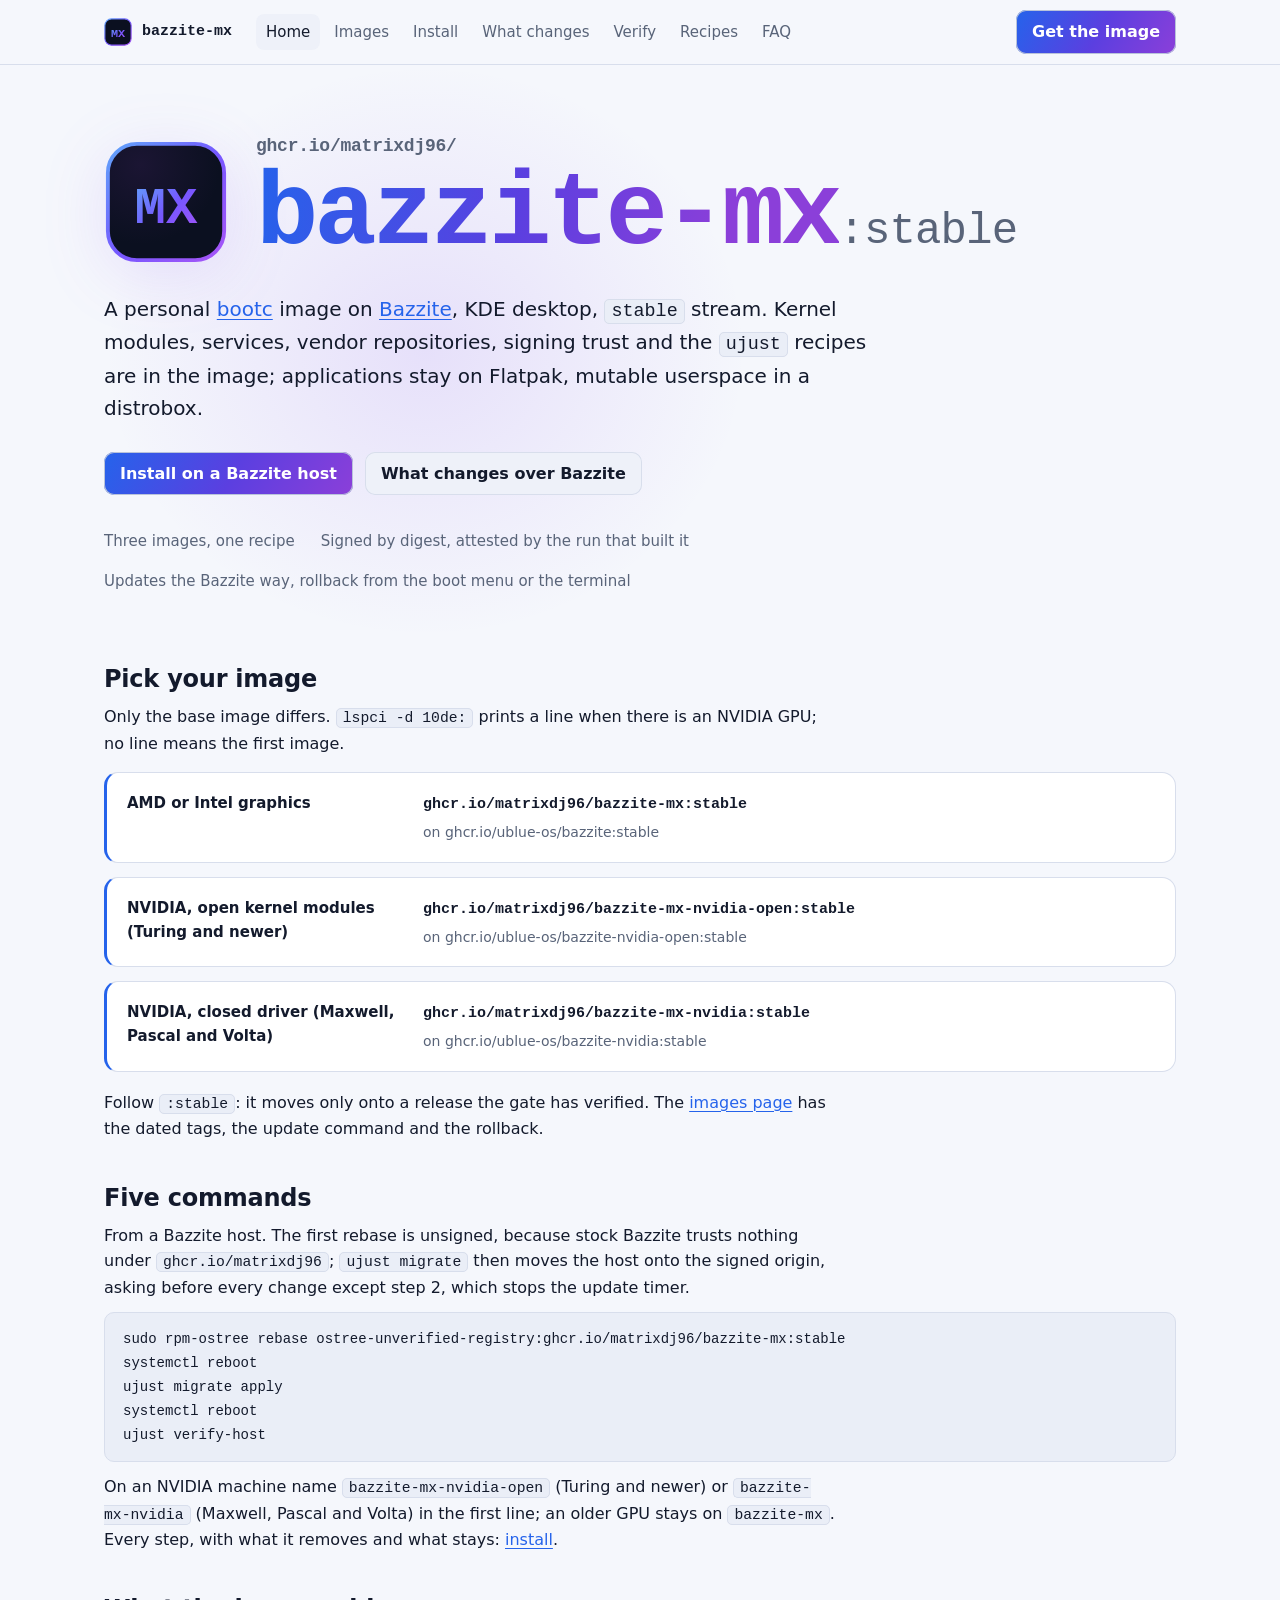
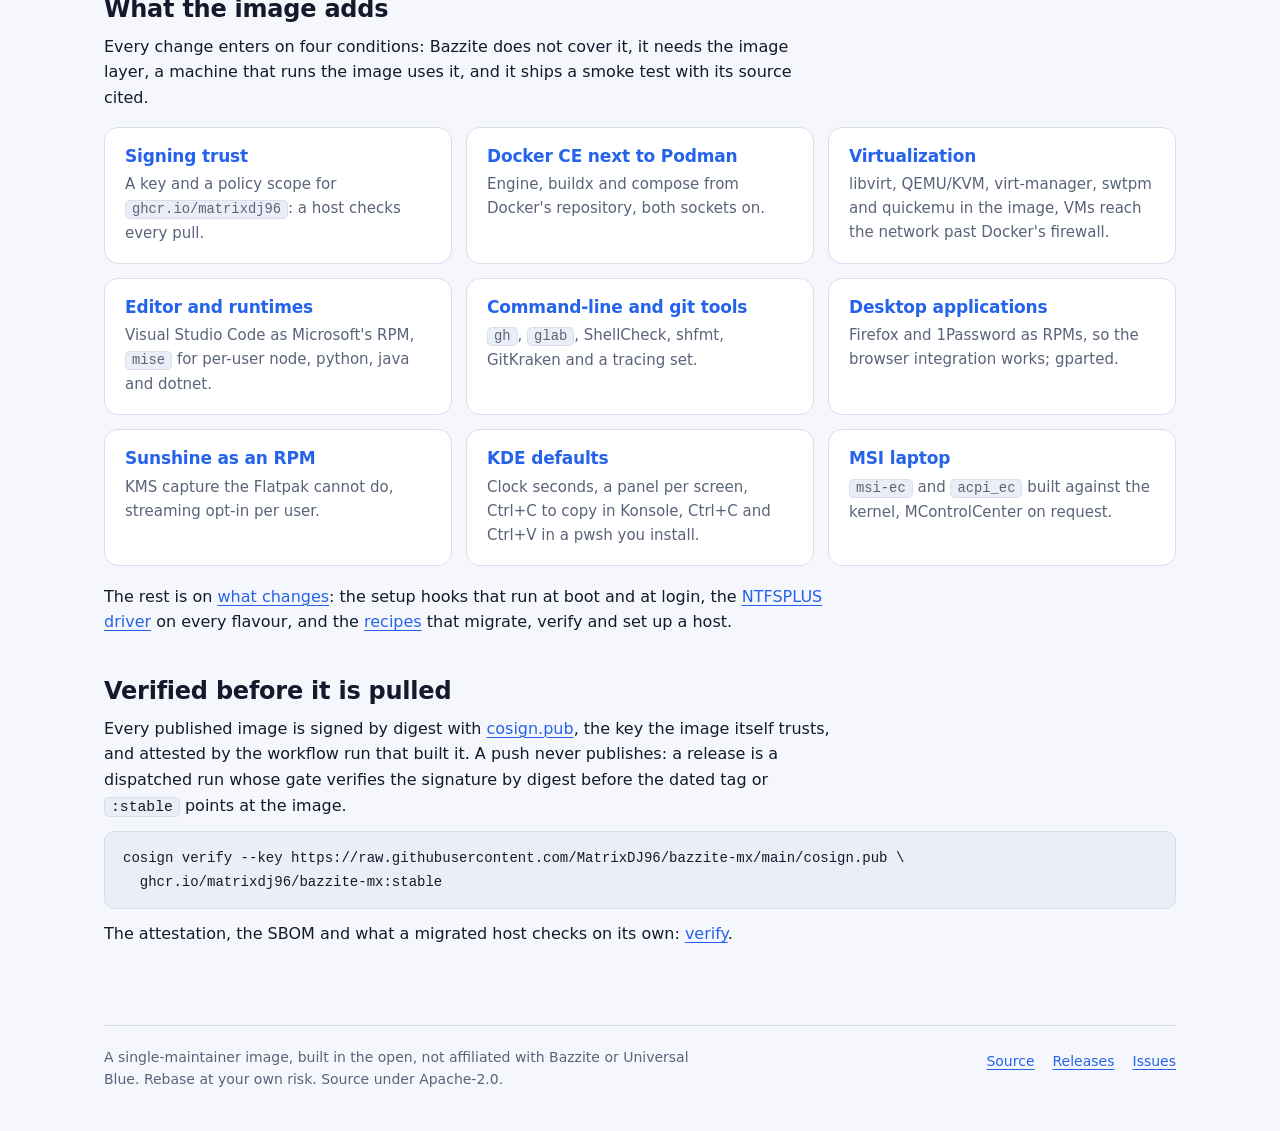
<file: site/index.html>
<!DOCTYPE html>
<html lang="en">
<head>
<meta charset="utf-8" />
<meta name="viewport" content="width=device-width, initial-scale=1" />
<title>bazzite-mx</title>
<meta name="description"
  content="A personal bootc image on Bazzite: the three images, how to move a host onto one and how
  to verify what it pulls." />
<link rel="icon" href="logo.svg" />
<link rel="stylesheet" href="style.css" />
</head>
<body>
<header class="top">
  <div class="row">
    <a class="brand" href="index.html" aria-label="bazzite-mx">
      <svg viewBox="0 0 64 64" aria-hidden="true">
        <defs>
          <linearGradient id="mx-bar" x1="0" y1="0" x2="1" y2="1">
            <stop offset="0" stop-color="#60a5fa" />
            <stop offset="0.52" stop-color="#7657ff" />
            <stop offset="1" stop-color="#a855f7" />
          </linearGradient>
        </defs>
        <rect x="2" y="2" width="60" height="60" rx="15" fill="#0b1020" stroke="url(#mx-bar)"
          stroke-width="2.5" />
        <text x="32" y="43" text-anchor="middle" font-family="ui-monospace, Menlo, monospace"
          font-size="27" font-weight="700" fill="url(#mx-bar)">MX</text>
      </svg>
      <span>bazzite-mx</span>
    </a>
    <nav aria-label="Site">
      <ul>
        <li><a href="index.html" aria-current="page">Home</a></li>
        <li><a href="images.html">Images</a></li>
        <li><a href="install.html">Install</a></li>
        <li><a href="changes.html">What changes</a></li>
        <li><a href="verify.html">Verify</a></li>
        <li><a href="recipes.html">Recipes</a></li>
        <li><a href="faq.html">FAQ</a></li>
      </ul>
    </nav>
    <a class="button cta" href="index.html#images">Get the image</a>
  </div>
</header>
<main>
  <section class="hero">
    <div class="lockup">
      <svg viewBox="0 0 64 64" role="img" aria-label="MX">
        <defs>
          <linearGradient id="mx-hero" x1="0" y1="0" x2="1" y2="1">
            <stop offset="0" stop-color="#60a5fa" />
            <stop offset="0.52" stop-color="#7657ff" />
            <stop offset="1" stop-color="#a855f7" />
          </linearGradient>
          <radialGradient id="mx-hero-bg" cx="0.28" cy="0.18" r="1.1">
            <stop offset="0" stop-color="#1b1533" />
            <stop offset="0.62" stop-color="#0b1020" />
          </radialGradient>
        </defs>
        <rect x="2" y="2" width="60" height="60" rx="15" fill="url(#mx-hero-bg)"
          stroke="url(#mx-hero)" stroke-width="2" />
        <text x="32" y="43" text-anchor="middle" font-family="ui-monospace, Menlo, monospace"
          font-size="27" font-weight="700" fill="url(#mx-hero)">MX</text>
      </svg>
      <h1 class="wordmark">
        <span class="registry">ghcr.io/matrixdj96/</span>
        <span class="name">bazzite-mx</span><wbr /><span class="tag">:stable</span>
      </h1>
    </div>
    <p class="lead">A personal <a href="https://bootc-dev.github.io/bootc/">bootc</a> image on
      <a href="https://bazzite.gg">Bazzite</a>, KDE desktop, <code>stable</code> stream. Kernel
      modules, services, vendor repositories, signing trust and the <code>ujust</code> recipes are
      in the image; applications stay on Flatpak, mutable userspace in a distrobox.</p>
    <div class="actions">
      <a class="button" href="install.html">Install on a Bazzite host</a>
      <a class="button quiet" href="changes.html">What changes over Bazzite</a>
    </div>
    <ul class="facts">
      <li>Three images, one recipe</li>
      <li>Signed by digest, attested by the run that built it</li>
      <li>Updates the Bazzite way, rollback from the boot menu or the terminal</li>
    </ul>
  </section>

  <section id="images">
    <h2>Pick your image</h2>
    <p>Only the base image differs. <code>lspci -d 10de:</code> prints a line when there is an
      NVIDIA GPU; no line means the first image.</p>
    <div class="grid three">
      <div class="card image-card">
        <p class="for">AMD or Intel graphics</p>
        <span class="ref">ghcr.io/matrixdj96/bazzite-mx:stable</span>
        <p class="base">on ghcr.io/ublue-os/bazzite:stable</p>
      </div>
      <div class="card image-card">
        <p class="for">NVIDIA, open kernel modules (Turing and newer)</p>
        <span class="ref">ghcr.io/matrixdj96/bazzite-mx-nvidia-open:stable</span>
        <p class="base">on ghcr.io/ublue-os/bazzite-nvidia-open:stable</p>
      </div>
      <div class="card image-card">
        <p class="for">NVIDIA, closed driver (Maxwell, Pascal and Volta)</p>
        <span class="ref">ghcr.io/matrixdj96/bazzite-mx-nvidia:stable</span>
        <p class="base">on ghcr.io/ublue-os/bazzite-nvidia:stable</p>
      </div>
    </div>
    <p>Follow <code>:stable</code>: it moves only onto a release the gate has verified. The
      <a href="images.html">images page</a> has the dated tags, the update command and the
      rollback.</p>
  </section>

  <section id="start">
    <h2>Five commands</h2>
    <p>From a Bazzite host. The first rebase is unsigned, because stock Bazzite trusts nothing
      under <code>ghcr.io/matrixdj96</code>; <code>ujust migrate</code> then moves the host onto the
      signed origin, asking before every change except step 2, which stops the
      update timer.</p>
<pre tabindex="0"><code>sudo rpm-ostree rebase ostree-unverified-registry:ghcr.io/matrixdj96/bazzite-mx:stable
systemctl reboot
ujust migrate apply
systemctl reboot
ujust verify-host</code></pre>
    <p>On an NVIDIA machine name <code>bazzite-mx-nvidia-open</code> (Turing and newer) or
      <code>bazzite-mx-nvidia</code> (Maxwell, Pascal and Volta) in the first line; an older GPU
      stays on <code>bazzite-mx</code>. Every step, with what it removes and what stays:
      <a href="install.html">install</a>.</p>
  </section>

  <section id="adds">
    <h2>What the image adds</h2>
    <p>Every change enters on four conditions: Bazzite does not cover it, it needs the image layer,
      a machine that runs the image uses it, and it ships a smoke test with its source cited.</p>
    <div class="grid three">
      <a class="card link" href="changes.html#trust">
        <h3>Signing trust</h3>
        <p>A key and a policy scope for <code>ghcr.io/matrixdj96</code>: a host checks every
          pull.</p>
      </a>
      <a class="card link" href="changes.html#docker">
        <h3>Docker CE next to Podman</h3>
        <p>Engine, buildx and compose from Docker's repository, both sockets on.</p>
      </a>
      <a class="card link" href="changes.html#virt">
        <h3>Virtualization</h3>
        <p>libvirt, QEMU/KVM, virt-manager, swtpm and quickemu in the image, VMs reach the network
          past Docker's firewall.</p>
      </a>
      <a class="card link" href="changes.html#dev">
        <h3>Editor and runtimes</h3>
        <p>Visual Studio Code as Microsoft's RPM, <code>mise</code> for per-user node, python,
          java and dotnet.</p>
      </a>
      <a class="card link" href="changes.html#cli">
        <h3>Command-line and git tools</h3>
        <p><code>gh</code>, <code>glab</code>, ShellCheck, shfmt, GitKraken and a tracing set.</p>
      </a>
      <a class="card link" href="changes.html#desktop">
        <h3>Desktop applications</h3>
        <p>Firefox and 1Password as RPMs, so the browser integration works; gparted.</p>
      </a>
      <a class="card link" href="changes.html#sunshine">
        <h3>Sunshine as an RPM</h3>
        <p>KMS capture the Flatpak cannot do, streaming opt-in per user.</p>
      </a>
      <a class="card link" href="changes.html#kde">
        <h3>KDE defaults</h3>
        <p>Clock seconds, a panel per screen, Ctrl+C to copy in Konsole, Ctrl+C and Ctrl+V in a
          pwsh you install.</p>
      </a>
      <a class="card link" href="changes.html#msi">
        <h3>MSI laptop</h3>
        <p><code>msi-ec</code> and <code>acpi_ec</code> built against the kernel, MControlCenter
          on request.</p>
      </a>
    </div>
    <p>The rest is on <a href="changes.html">what changes</a>: the setup hooks that run at boot
      and at login, the <a href="changes.html#ntfsplus">NTFSPLUS driver</a> on every flavour,
      and the <a href="recipes.html">recipes</a> that migrate, verify and set up a host.</p>
  </section>

  <section id="verify">
    <h2>Verified before it is pulled</h2>
    <p>Every published image is signed by digest with
      <a href="https://raw.githubusercontent.com/MatrixDJ96/bazzite-mx/main/cosign.pub">cosign.pub</a>,
      the key the image itself trusts, and attested by the workflow run that built it. A push
      never publishes: a release is a dispatched run whose gate verifies the signature by digest
      before the dated tag or <code>:stable</code> points at the image.</p>
<pre tabindex="0"><code>cosign verify --key https://raw.githubusercontent.com/MatrixDJ96/bazzite-mx/main/cosign.pub \
  ghcr.io/matrixdj96/bazzite-mx:stable</code></pre>
    <p>The attestation, the SBOM and what a migrated host checks on its own:
      <a href="verify.html">verify</a>.</p>
  </section>
</main>
<footer>
  <p>A single-maintainer image, built in the open, not affiliated with Bazzite or Universal
    Blue. Rebase at your own risk. Source under Apache-2.0.</p>
  <ul>
    <li><a href="https://github.com/MatrixDJ96/bazzite-mx">Source</a></li>
    <li><a href="https://github.com/MatrixDJ96/bazzite-mx/releases">Releases</a></li>
    <li><a href="https://github.com/MatrixDJ96/bazzite-mx/issues">Issues</a></li>
  </ul>
</footer>
</body>
</html>
</file>
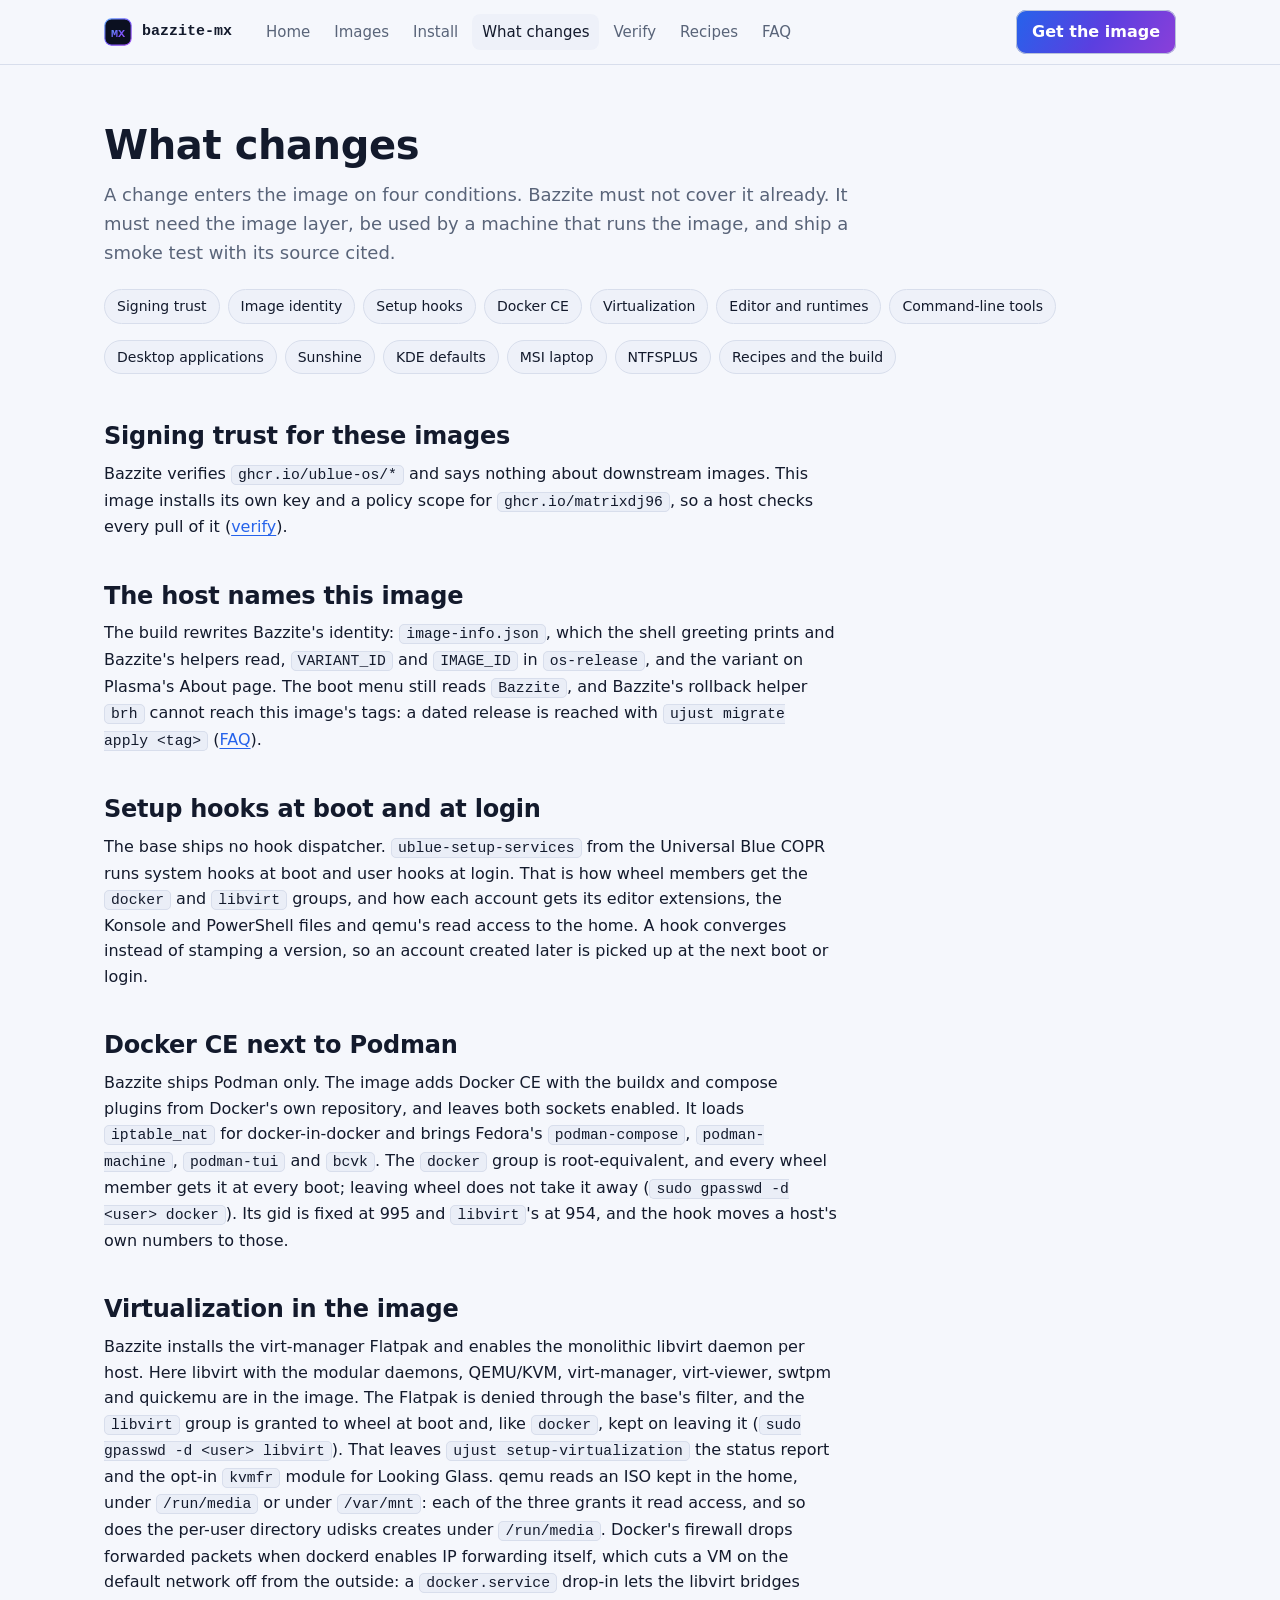
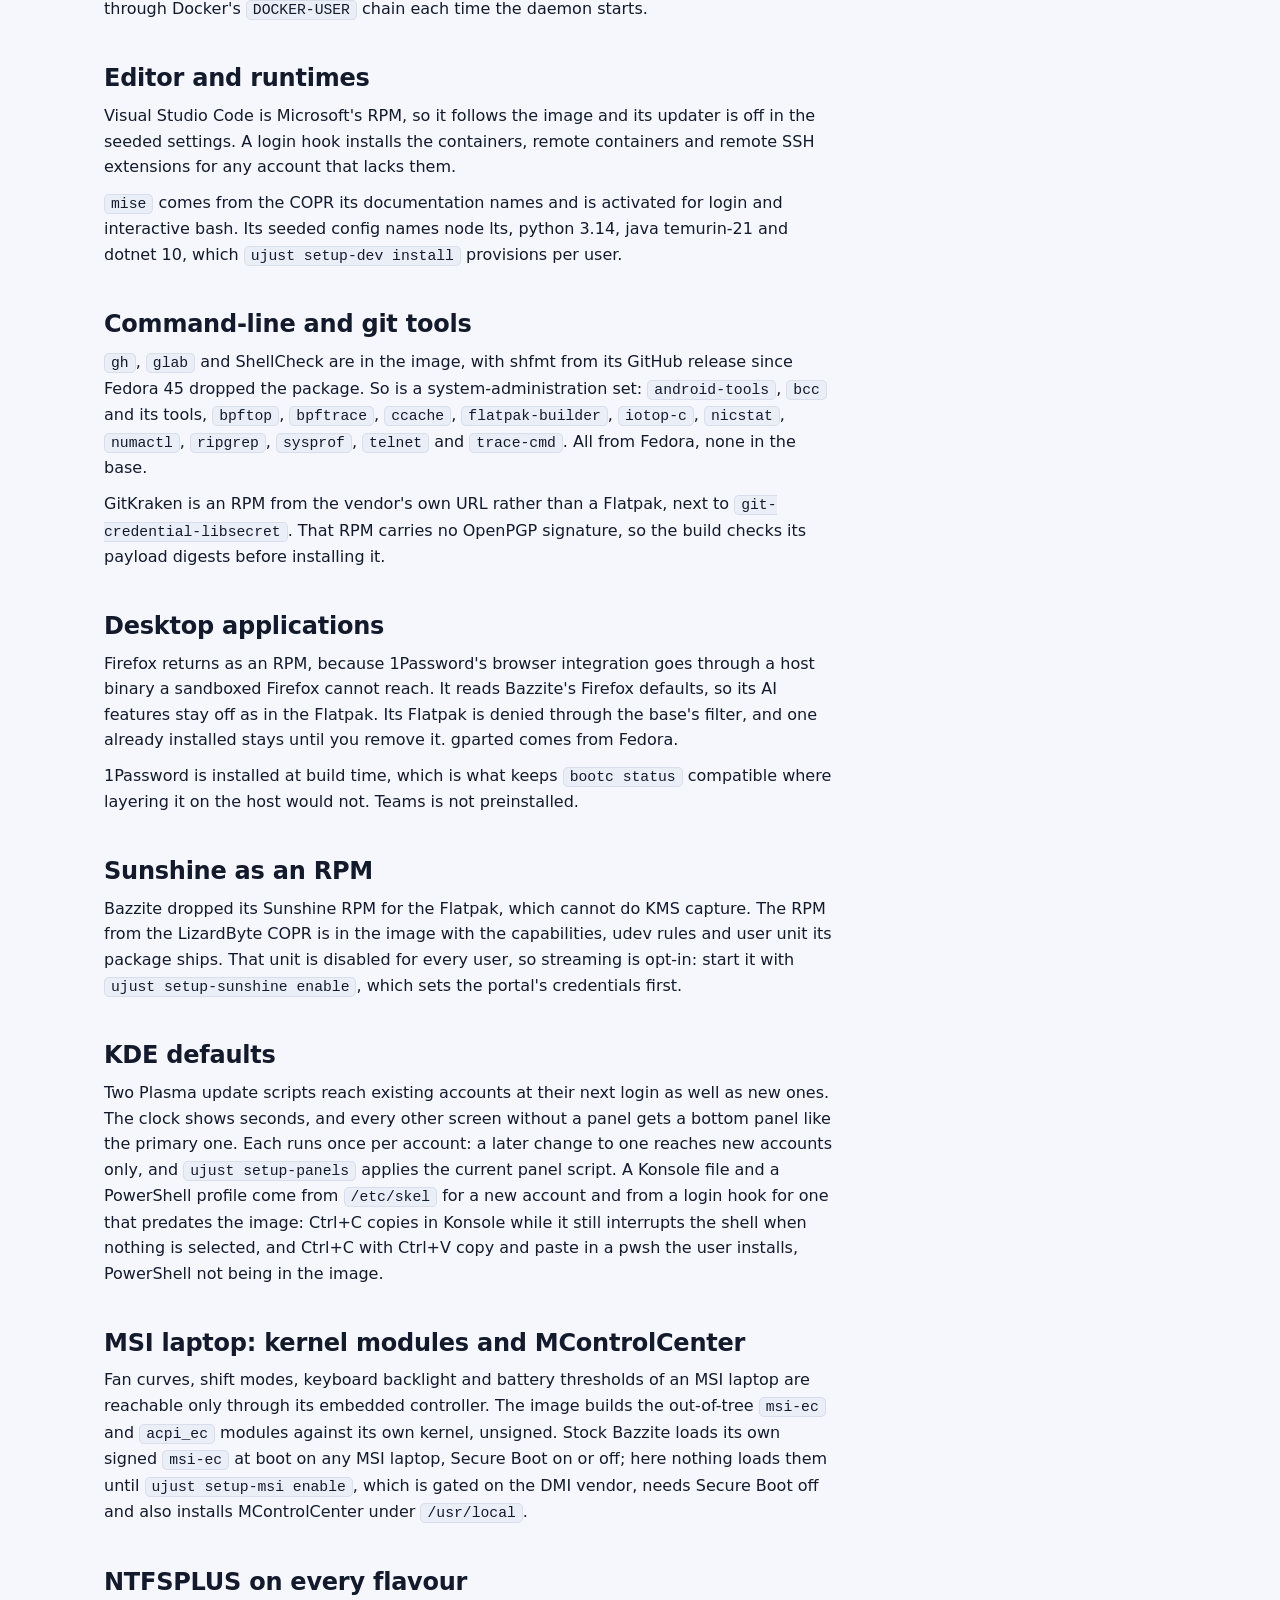
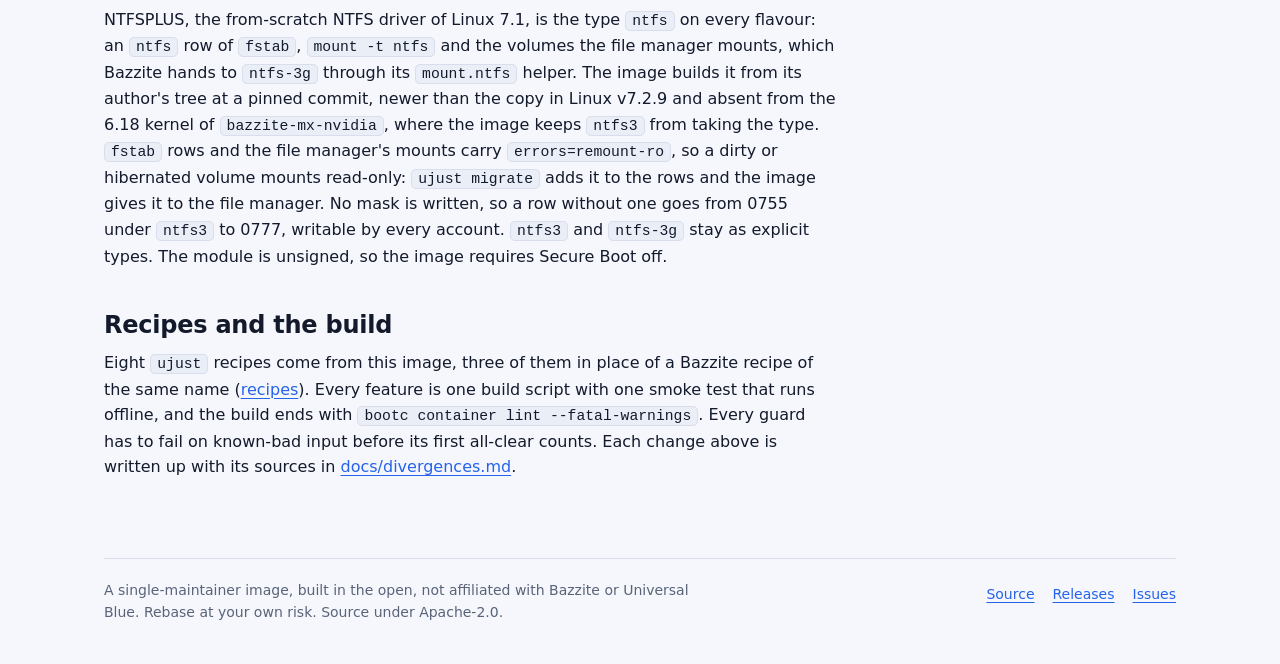
<file: site/changes.html>
<!DOCTYPE html>
<html lang="en">
<head>
<meta charset="utf-8" />
<meta name="viewport" content="width=device-width, initial-scale=1" />
<title>What changes, bazzite-mx</title>
<meta name="description"
  content="What bazzite-mx changes over Bazzite, area by area, and the rule that admits a
  change." />
<link rel="icon" href="logo.svg" />
<link rel="stylesheet" href="style.css" />
</head>
<body>
<header class="top">
  <div class="row">
    <a class="brand" href="index.html" aria-label="bazzite-mx">
      <svg viewBox="0 0 64 64" aria-hidden="true">
        <defs>
          <linearGradient id="mx-bar" x1="0" y1="0" x2="1" y2="1">
            <stop offset="0" stop-color="#60a5fa" />
            <stop offset="0.52" stop-color="#7657ff" />
            <stop offset="1" stop-color="#a855f7" />
          </linearGradient>
        </defs>
        <rect x="2" y="2" width="60" height="60" rx="15" fill="#0b1020" stroke="url(#mx-bar)"
          stroke-width="2.5" />
        <text x="32" y="43" text-anchor="middle" font-family="ui-monospace, Menlo, monospace"
          font-size="27" font-weight="700" fill="url(#mx-bar)">MX</text>
      </svg>
      <span>bazzite-mx</span>
    </a>
    <nav aria-label="Site">
      <ul>
        <li><a href="index.html">Home</a></li>
        <li><a href="images.html">Images</a></li>
        <li><a href="install.html">Install</a></li>
        <li><a href="changes.html" aria-current="page">What changes</a></li>
        <li><a href="verify.html">Verify</a></li>
        <li><a href="recipes.html">Recipes</a></li>
        <li><a href="faq.html">FAQ</a></li>
      </ul>
    </nav>
    <a class="button cta" href="index.html#images">Get the image</a>
  </div>
</header>
<main>
  <div class="page-head">
    <h1>What changes</h1>
    <p class="lead">A change enters the image on four conditions. Bazzite must not cover it
      already. It must need the image layer, be used by a machine that runs the image, and ship a
      smoke test with its source cited.</p>
    <ul class="jump">
      <li><a href="changes.html#trust">Signing trust</a></li>
      <li><a href="changes.html#identity">Image identity</a></li>
      <li><a href="changes.html#hooks">Setup hooks</a></li>
      <li><a href="changes.html#docker">Docker CE</a></li>
      <li><a href="changes.html#virt">Virtualization</a></li>
      <li><a href="changes.html#dev">Editor and runtimes</a></li>
      <li><a href="changes.html#cli">Command-line tools</a></li>
      <li><a href="changes.html#desktop">Desktop applications</a></li>
      <li><a href="changes.html#sunshine">Sunshine</a></li>
      <li><a href="changes.html#kde">KDE defaults</a></li>
      <li><a href="changes.html#msi">MSI laptop</a></li>
      <li><a href="changes.html#ntfsplus">NTFSPLUS</a></li>
      <li><a href="changes.html#recipes">Recipes and the build</a></li>
    </ul>
  </div>

  <section id="trust">
    <h2>Signing trust for these images</h2>
    <p>Bazzite verifies <code>ghcr.io/ublue-os/*</code> and says nothing about downstream images.
      This image installs its own key and a policy scope for <code>ghcr.io/matrixdj96</code>, so a
      host checks every pull of it (<a href="verify.html">verify</a>).</p>
  </section>
  <section id="identity">
    <h2>The host names this image</h2>
    <p>The build rewrites Bazzite's identity: <code>image-info.json</code>, which the shell
      greeting prints and Bazzite's helpers read, <code>VARIANT_ID</code> and
      <code>IMAGE_ID</code> in <code>os-release</code>, and the variant on Plasma's About page.
      The boot menu still reads <code>Bazzite</code>, and Bazzite's rollback helper
      <code>brh</code> cannot reach this image's tags: a dated release is reached with
      <code>ujust migrate apply &lt;tag&gt;</code> (<a href="faq.html">FAQ</a>).</p>
  </section>
  <section id="hooks">
    <h2>Setup hooks at boot and at login</h2>
    <p>The base ships no hook dispatcher. <code>ublue-setup-services</code> from the Universal
      Blue COPR runs system hooks at boot and user hooks at login. That is how wheel members get
      the <code>docker</code> and <code>libvirt</code> groups, and how each account gets its editor
      extensions, the Konsole and PowerShell files and qemu's read access to the home. A hook
      converges instead of stamping a version, so an account created later is picked up at the
      next boot or login.</p>
  </section>
  <section id="docker">
    <h2>Docker CE next to Podman</h2>
    <p>Bazzite ships Podman only. The image adds Docker CE with the buildx and compose plugins
      from Docker's own repository, and leaves both sockets enabled. It loads
      <code>iptable_nat</code> for docker-in-docker and brings Fedora's
      <code>podman-compose</code>, <code>podman-machine</code>, <code>podman-tui</code> and
      <code>bcvk</code>. The <code>docker</code> group is root-equivalent, and every wheel
      member gets it at every boot; leaving wheel does not take it away
      (<code>sudo gpasswd -d &lt;user&gt; docker</code>). Its gid is fixed at 995 and
      <code>libvirt</code>'s at 954, and the hook moves a host's own numbers to those.</p>
  </section>
  <section id="virt">
    <h2>Virtualization in the image</h2>
    <p>Bazzite installs the virt-manager Flatpak and enables the monolithic libvirt daemon per
      host. Here libvirt with the modular daemons, QEMU/KVM, virt-manager, virt-viewer, swtpm and
      quickemu are in the image. The Flatpak is denied through the base's filter, and the
      <code>libvirt</code> group is granted to wheel at boot and, like <code>docker</code>, kept
      on leaving it (<code>sudo gpasswd -d &lt;user&gt; libvirt</code>). That leaves
      <code>ujust setup-virtualization</code> the status report and the opt-in
      <code>kvmfr</code> module for Looking Glass. qemu reads an ISO kept in the home, under
      <code>/run/media</code> or under <code>/var/mnt</code>: each of the three grants it read
      access, and so does the per-user directory udisks creates under
      <code>/run/media</code>. Docker's firewall drops forwarded packets
      when dockerd enables IP forwarding itself, which cuts a VM on the default network off
      from the outside: a <code>docker.service</code> drop-in lets the libvirt bridges
      through Docker's <code>DOCKER-USER</code> chain each time the daemon starts.</p>
  </section>
  <section id="dev">
    <h2>Editor and runtimes</h2>
    <p>Visual Studio Code is Microsoft's RPM, so it follows the image and its updater is off in
      the seeded settings. A login hook installs the containers, remote containers and remote SSH
      extensions for any account that lacks them.</p>
    <p><code>mise</code> comes from the COPR its documentation names and is activated for
      login and interactive bash. Its seeded config names node lts, python 3.14, java temurin-21
      and dotnet 10, which <code>ujust setup-dev install</code> provisions per user.</p>
  </section>
  <section id="cli">
    <h2>Command-line and git tools</h2>
    <p><code>gh</code>, <code>glab</code> and ShellCheck are in the image, with shfmt from its
      GitHub release since Fedora 45 dropped the package. So is a
      system-administration set: <code>android-tools</code>, <code>bcc</code> and its tools,
      <code>bpftop</code>, <code>bpftrace</code>, <code>ccache</code>, <code>flatpak-builder</code>,
      <code>iotop-c</code>, <code>nicstat</code>, <code>numactl</code>, <code>ripgrep</code>,
      <code>sysprof</code>, <code>telnet</code> and <code>trace-cmd</code>. All from Fedora, none
      in the base.</p>
    <p>GitKraken is an RPM from the vendor's own URL rather than a Flatpak, next to
      <code>git-credential-libsecret</code>. That RPM carries no OpenPGP signature, so the build
      checks its payload digests before installing it.</p>
  </section>
  <section id="desktop">
    <h2>Desktop applications</h2>
    <p>Firefox returns as an RPM, because 1Password's browser integration goes through a host
      binary a sandboxed Firefox cannot reach. It reads Bazzite's Firefox defaults, so its AI
      features stay off as in the Flatpak. Its Flatpak is denied through the base's filter, and
      one already installed stays until you remove it. gparted comes from Fedora.</p>
    <p>1Password is installed at build time, which is what keeps <code>bootc status</code>
      compatible where layering it on the host would not. Teams is not preinstalled.</p>
  </section>
  <section id="sunshine">
    <h2>Sunshine as an RPM</h2>
    <p>Bazzite dropped its Sunshine RPM for the Flatpak, which cannot do KMS capture. The RPM from
      the LizardByte COPR is in the image with the capabilities, udev rules and user unit its
      package ships. That unit is disabled for every user, so streaming is opt-in: start it with
      <code>ujust setup-sunshine enable</code>, which sets the portal's credentials first.</p>
  </section>
  <section id="kde">
    <h2>KDE defaults</h2>
    <p>Two Plasma update scripts reach existing accounts at their next login as well as new ones.
      The clock shows seconds, and every other screen without a panel gets a bottom panel like the
      primary one. Each runs once per account: a later change to one reaches new accounts only,
      and <code>ujust setup-panels</code> applies the current panel script. A Konsole file and a
      PowerShell profile come from <code>/etc/skel</code> for a new account and from a login hook
      for one that predates the image: Ctrl+C copies in Konsole while it still interrupts the
      shell when nothing is selected, and Ctrl+C with Ctrl+V copy and paste in a pwsh the user
      installs, PowerShell not being in the image.</p>
  </section>
  <section id="msi">
    <h2>MSI laptop: kernel modules and MControlCenter</h2>
    <p>Fan curves, shift modes, keyboard backlight and battery thresholds of an MSI laptop are
      reachable only through its embedded controller. The image builds the out-of-tree
      <code>msi-ec</code> and <code>acpi_ec</code> modules against its own kernel, unsigned.
      Stock Bazzite loads its own signed <code>msi-ec</code> at boot on any MSI laptop, Secure
      Boot on or off; here nothing loads them until <code>ujust setup-msi enable</code>, which
      is gated on the DMI vendor, needs Secure Boot off and also installs MControlCenter under
      <code>/usr/local</code>.</p>
  </section>
  <section id="ntfsplus">
    <h2>NTFSPLUS on every flavour</h2>
    <p>NTFSPLUS, the from-scratch NTFS driver of Linux 7.1, is the type <code>ntfs</code> on every
      flavour: an <code>ntfs</code> row of <code>fstab</code>, <code>mount -t ntfs</code> and the
      volumes the file manager mounts, which Bazzite hands to <code>ntfs-3g</code> through its
      <code>mount.ntfs</code> helper. The image builds it from its author's tree at a pinned commit,
      newer than the copy in Linux v7.2.9 and absent from the 6.18 kernel of
      <code>bazzite-mx-nvidia</code>, where the image keeps <code>ntfs3</code> from taking the type.
      <code>fstab</code> rows and the file manager's mounts carry <code>errors=remount-ro</code>, so
      a dirty or hibernated volume mounts read-only: <code>ujust migrate</code> adds it to the rows
      and the image gives it to the file manager. No mask is written, so a row without one goes from
      0755 under <code>ntfs3</code> to 0777, writable by every account. <code>ntfs3</code> and
      <code>ntfs-3g</code> stay as explicit types. The module is unsigned, so the image requires
      Secure Boot off.</p>
  </section>
  <section id="recipes">
    <h2>Recipes and the build</h2>
    <p>Eight <code>ujust</code> recipes come from this image, three of them in place of a Bazzite
      recipe of the same name (<a href="recipes.html">recipes</a>). Every feature is one build
      script with one smoke test that runs offline, and the build ends with
      <code>bootc container lint --fatal-warnings</code>. Every guard has to fail on known-bad
      input before its first all-clear counts. Each change above is written up with its sources in
      <a href="https://github.com/MatrixDJ96/bazzite-mx/blob/main/docs/divergences.md">docs/divergences.md</a>.</p>
  </section>
</main>
<footer>
  <p>A single-maintainer image, built in the open, not affiliated with Bazzite or Universal
    Blue. Rebase at your own risk. Source under Apache-2.0.</p>
  <ul>
    <li><a href="https://github.com/MatrixDJ96/bazzite-mx">Source</a></li>
    <li><a href="https://github.com/MatrixDJ96/bazzite-mx/releases">Releases</a></li>
    <li><a href="https://github.com/MatrixDJ96/bazzite-mx/issues">Issues</a></li>
  </ul>
</footer>
</body>
</html>
</file>
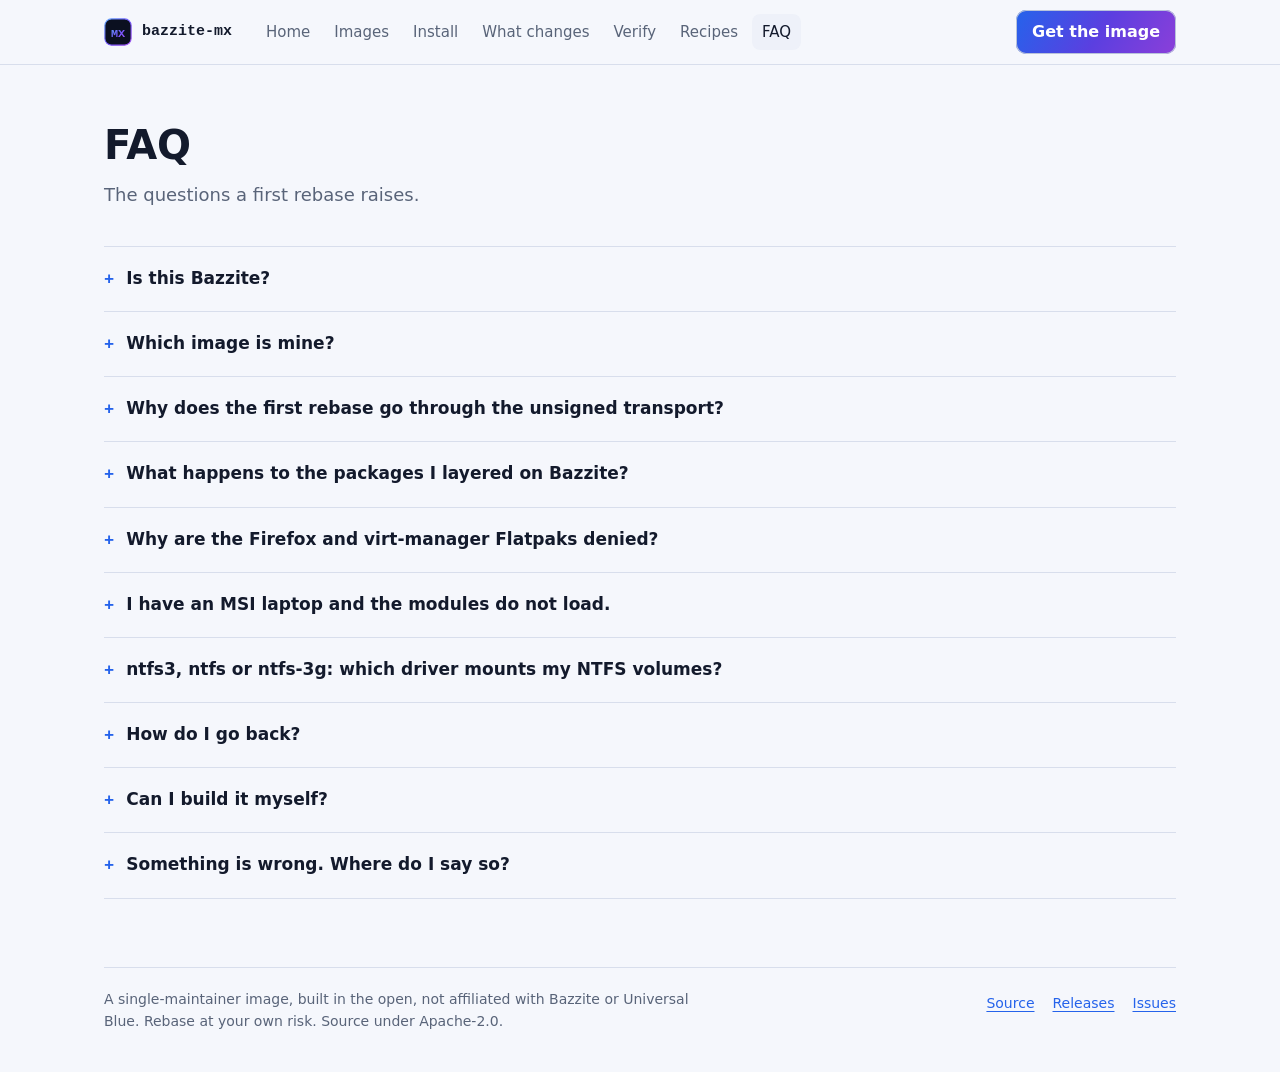
<file: site/faq.html>
<!DOCTYPE html>
<html lang="en">
<head>
<meta charset="utf-8" />
<meta name="viewport" content="width=device-width, initial-scale=1" />
<title>FAQ, bazzite-mx</title>
<meta name="description" content="The questions a first rebase onto bazzite-mx raises, answered." />
<link rel="icon" href="logo.svg" />
<link rel="stylesheet" href="style.css" />
</head>
<body>
<header class="top">
  <div class="row">
    <a class="brand" href="index.html" aria-label="bazzite-mx">
      <svg viewBox="0 0 64 64" aria-hidden="true">
        <defs>
          <linearGradient id="mx-bar" x1="0" y1="0" x2="1" y2="1">
            <stop offset="0" stop-color="#60a5fa" />
            <stop offset="0.52" stop-color="#7657ff" />
            <stop offset="1" stop-color="#a855f7" />
          </linearGradient>
        </defs>
        <rect x="2" y="2" width="60" height="60" rx="15" fill="#0b1020" stroke="url(#mx-bar)"
          stroke-width="2.5" />
        <text x="32" y="43" text-anchor="middle" font-family="ui-monospace, Menlo, monospace"
          font-size="27" font-weight="700" fill="url(#mx-bar)">MX</text>
      </svg>
      <span>bazzite-mx</span>
    </a>
    <nav aria-label="Site">
      <ul>
        <li><a href="index.html">Home</a></li>
        <li><a href="images.html">Images</a></li>
        <li><a href="install.html">Install</a></li>
        <li><a href="changes.html">What changes</a></li>
        <li><a href="verify.html">Verify</a></li>
        <li><a href="recipes.html">Recipes</a></li>
        <li><a href="faq.html" aria-current="page">FAQ</a></li>
      </ul>
    </nav>
    <a class="button cta" href="index.html#images">Get the image</a>
  </div>
</header>
<main>
  <div class="page-head">
    <h1>FAQ</h1>
    <p class="lead">The questions a first rebase raises.</p>
  </div>

  <section id="questions">
    <details>
      <summary>Is this Bazzite?</summary>
      <p>It is built on Bazzite's images and follows their <code>stable</code> stream. It stays a
        personal image with one maintainer, public and usable at your own risk. Bazzite's
        documentation covers everything it does not change, and
        <a href="changes.html">what changes</a> lists what it does. Its rollback helper is the
        exception: <code>brh rebase &lt;tag&gt;</code> looks for this image under
        <code>ghcr.io/ublue-os/</code>, where it does not exist, so a dated release is reached with
        <code>ujust migrate apply &lt;tag&gt;</code> (<a href="images.html#tags">tags</a>).</p>
    </details>
    <details>
      <summary>Which image is mine?</summary>
      <p><code>bazzite-mx</code> for AMD or Intel graphics, <code>bazzite-mx-nvidia-open</code> for
        an NVIDIA GPU the open kernel modules cover (Turing and newer),
        <code>bazzite-mx-nvidia</code> for Maxwell, Pascal and Volta
        (<code>/usr/share/doc/nvidia-driver/supported-gpus.json</code> in each NVIDIA image). A GPU
        older than Maxwell has no NVIDIA flavour, nor has one passed to a virtual machine: that
        host stays on <code>bazzite-mx</code>, and <code>ujust verify-host</code> keeps failing its
        flavour line. <code>lspci -d 10de:</code> says whether there is an NVIDIA GPU.</p>
    </details>
    <details>
      <summary>Why does the first rebase go through the unsigned transport?</summary>
      <p>A signed pull is checked against the policy of the deployment that runs it, and stock
        Bazzite carries no trust for <code>ghcr.io/matrixdj96</code>. After that one pull, the
        policy inside the image checks every later pull (<a href="verify.html">verify</a>).</p>
    </details>
    <details>
      <summary>What happens to the packages I layered on Bazzite?</summary>
      <p><code>ujust migrate apply</code> removes them all after naming them and asking
        (<code>ujust migrate</code> alone is the read-only plan), because bootc marks a
        deployment incompatible on any rpm-ostree group. What you need on top goes to Flatpak,
        Homebrew or a distrobox; what needs the image layer is a change to the image.</p>
    </details>
    <details>
      <summary>Why are the Firefox and virt-manager Flatpaks denied?</summary>
      <p>Both are RPMs in the image, so a Flatpak would be a second copy one click away in
        Discover. The Firefox profile is copied by hand (<a href="install.html">install</a>).</p>
    </details>
    <details>
      <summary>I have an MSI laptop and the modules do not load.</summary>
      <p><code>msi-ec</code> and <code>acpi_ec</code> are unsigned, so the kernel refuses them
        while Secure Boot is on, where stock Bazzite loads its own signed <code>msi-ec</code>.
        Check <code>bootctl status</code>; with Secure Boot off,
        <code>ujust setup-msi enable</code> loads them and installs MControlCenter.</p>
    </details>
    <details>
      <summary>ntfs3, ntfs or ntfs-3g: which driver mounts my NTFS volumes?</summary>
      <p>NTFSPLUS, the type <code>ntfs</code>, for <code>fstab</code> rows, for
        <code>mount -t ntfs</code> and for the volumes the file manager mounts, where Bazzite
        takes <code>ntfs-3g</code>. <code>ntfs3</code> and <code>ntfs-3g</code>, the FUSE driver,
        stay available as explicit types: a row that names one keeps it. SD cards and volumes
        labelled <code>steamgames</code>, which Bazzite mounts on its own, stay on
        <code>lowntfs-3g</code>.</p>
    </details>
    <details>
      <summary>How do I go back?</summary>
      <p><code>rpm-ostree rollback &amp;&amp; systemctl reboot</code> boots the previous deployment
        again, until the next update boots: the deployment from before the migration is then
        collected. To leave the image, first run
        <code>ujust setup-msi disable</code> if you enabled it, then
        <code>sudo rpm-ostree rebase ostree-image-signed:docker://ghcr.io/ublue-os/&lt;image&gt;:stable</code>,
        <code>&lt;image&gt;</code> being <code>bazzite</code>, <code>bazzite-nvidia-open</code> or
        <code>bazzite-nvidia</code>.</p>
    </details>
    <details>
      <summary>Can I build it myself?</summary>
      <p>Yes: <code>podman build</code> with <code>BASE_IMAGE</code> and <code>IMAGE_NAME</code> as
        build arguments. The build runs the smoke tests and ends with
        <code>bootc container lint --fatal-warnings</code>
        (<a href="https://github.com/MatrixDJ96/bazzite-mx">the repository</a>).</p>
    </details>
    <details>
      <summary>Something is wrong. Where do I say so?</summary>
      <p>In the repository's <a href="https://github.com/MatrixDJ96/bazzite-mx/issues">issues</a>,
        with the output of <code>ujust verify-host</code> and, for a pull, of
        <code>rpm-ostree status</code>.</p>
    </details>
  </section>
</main>
<footer>
  <p>A single-maintainer image, built in the open, not affiliated with Bazzite or Universal
    Blue. Rebase at your own risk. Source under Apache-2.0.</p>
  <ul>
    <li><a href="https://github.com/MatrixDJ96/bazzite-mx">Source</a></li>
    <li><a href="https://github.com/MatrixDJ96/bazzite-mx/releases">Releases</a></li>
    <li><a href="https://github.com/MatrixDJ96/bazzite-mx/issues">Issues</a></li>
  </ul>
</footer>
</body>
</html>
</file>
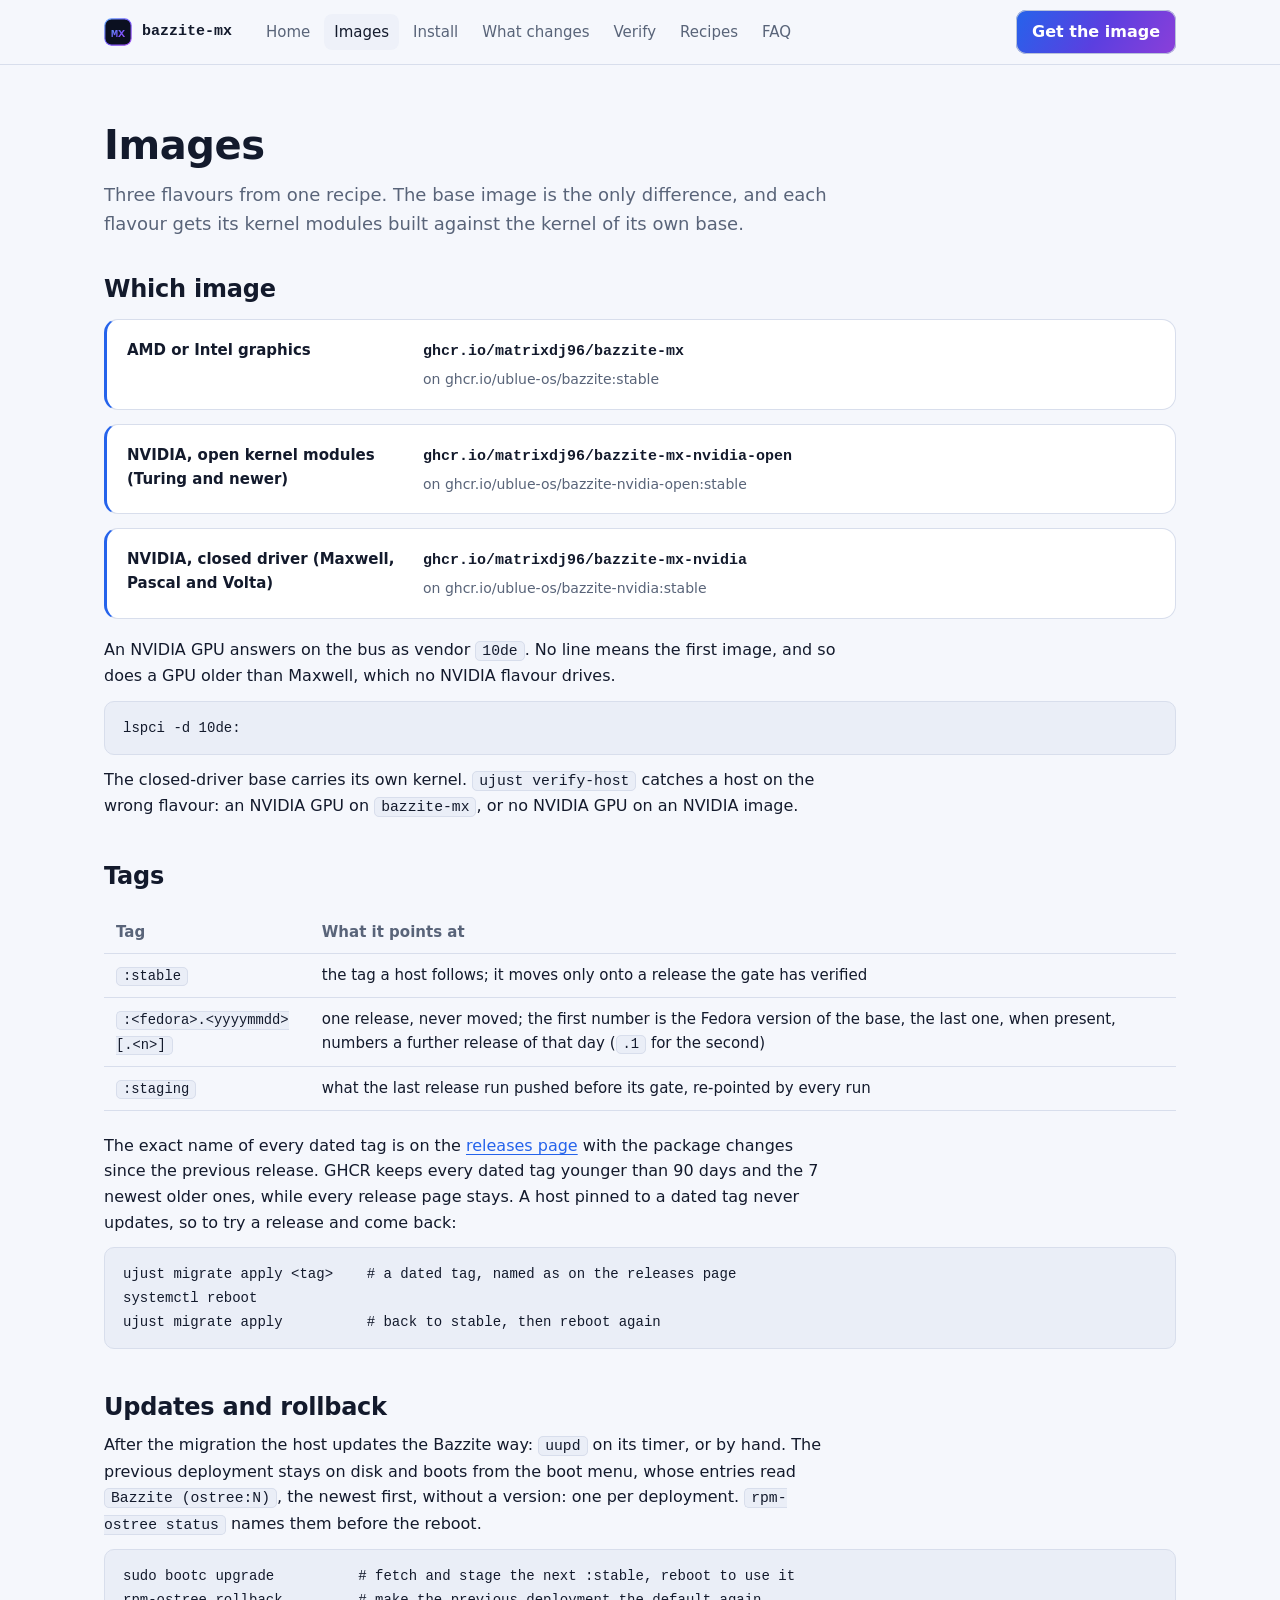
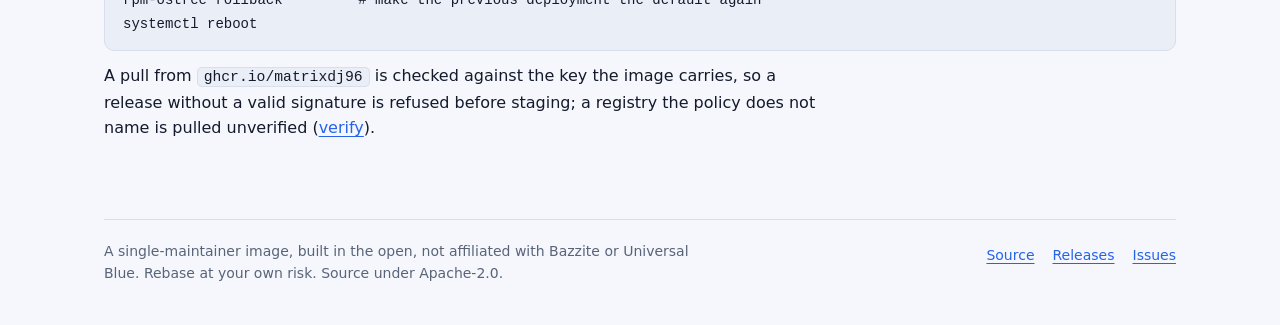
<file: site/images.html>
<!DOCTYPE html>
<html lang="en">
<head>
<meta charset="utf-8" />
<meta name="viewport" content="width=device-width, initial-scale=1" />
<title>Images, bazzite-mx</title>
<meta name="description"
  content="The three bazzite-mx images, their bases, the tags a host follows, how updates arrive and
  how to roll back." />
<link rel="icon" href="logo.svg" />
<link rel="stylesheet" href="style.css" />
</head>
<body>
<header class="top">
  <div class="row">
    <a class="brand" href="index.html" aria-label="bazzite-mx">
      <svg viewBox="0 0 64 64" aria-hidden="true">
        <defs>
          <linearGradient id="mx-bar" x1="0" y1="0" x2="1" y2="1">
            <stop offset="0" stop-color="#60a5fa" />
            <stop offset="0.52" stop-color="#7657ff" />
            <stop offset="1" stop-color="#a855f7" />
          </linearGradient>
        </defs>
        <rect x="2" y="2" width="60" height="60" rx="15" fill="#0b1020" stroke="url(#mx-bar)"
          stroke-width="2.5" />
        <text x="32" y="43" text-anchor="middle" font-family="ui-monospace, Menlo, monospace"
          font-size="27" font-weight="700" fill="url(#mx-bar)">MX</text>
      </svg>
      <span>bazzite-mx</span>
    </a>
    <nav aria-label="Site">
      <ul>
        <li><a href="index.html">Home</a></li>
        <li><a href="images.html" aria-current="page">Images</a></li>
        <li><a href="install.html">Install</a></li>
        <li><a href="changes.html">What changes</a></li>
        <li><a href="verify.html">Verify</a></li>
        <li><a href="recipes.html">Recipes</a></li>
        <li><a href="faq.html">FAQ</a></li>
      </ul>
    </nav>
    <a class="button cta" href="index.html#images">Get the image</a>
  </div>
</header>
<main>
  <div class="page-head">
    <h1>Images</h1>
    <p class="lead">Three flavours from one recipe. The base image is the only difference, and
      each flavour gets its kernel modules built against the kernel of its own base.</p>
  </div>

  <section id="flavours">
    <h2>Which image</h2>
    <div class="grid three">
      <div class="card image-card">
        <p class="for">AMD or Intel graphics</p>
        <span class="ref">ghcr.io/matrixdj96/bazzite-mx</span>
        <p class="base">on ghcr.io/ublue-os/bazzite:stable</p>
      </div>
      <div class="card image-card">
        <p class="for">NVIDIA, open kernel modules (Turing and newer)</p>
        <span class="ref">ghcr.io/matrixdj96/bazzite-mx-nvidia-open</span>
        <p class="base">on ghcr.io/ublue-os/bazzite-nvidia-open:stable</p>
      </div>
      <div class="card image-card">
        <p class="for">NVIDIA, closed driver (Maxwell, Pascal and Volta)</p>
        <span class="ref">ghcr.io/matrixdj96/bazzite-mx-nvidia</span>
        <p class="base">on ghcr.io/ublue-os/bazzite-nvidia:stable</p>
      </div>
    </div>
    <p>An NVIDIA GPU answers on the bus as vendor <code>10de</code>. No line means the first
      image, and so does a GPU older than Maxwell, which no NVIDIA flavour drives.</p>
<pre tabindex="0"><code>lspci -d 10de:</code></pre>
    <p>The closed-driver base carries its own kernel. <code>ujust verify-host</code> catches a host
      on the wrong flavour: an NVIDIA GPU on <code>bazzite-mx</code>, or no NVIDIA GPU on an
      NVIDIA image.</p>
  </section>

  <section id="tags">
    <h2>Tags</h2>
    <div class="scroll" tabindex="0" role="region"
      aria-label="Tags">
    <table>
      <tr><th>Tag</th><th>What it points at</th></tr>
      <tr>
        <td><code>:stable</code></td>
        <td>the tag a host follows; it moves only onto a release the gate has verified</td>
      </tr>
      <tr>
        <td><code>:&lt;fedora&gt;.&lt;yyyymmdd&gt;[.&lt;n&gt;]</code></td>
        <td>one release, never moved; the first number is the Fedora version of the base, the
          last one, when present, numbers a further release of that day (<code>.1</code> for the
          second)</td>
      </tr>
      <tr>
        <td><code>:staging</code></td>
        <td>what the last release run pushed before its gate, re-pointed by every run</td>
      </tr>
    </table>
    </div>
    <p>The exact name of every dated tag is on the
      <a href="https://github.com/MatrixDJ96/bazzite-mx/releases">releases page</a> with the package
      changes since the previous release. GHCR keeps every dated
      tag younger than 90 days and the 7 newest older ones, while every release page stays. A
      host pinned to a dated tag never updates, so to try a release and come back:</p>
<pre tabindex="0"><code>ujust migrate apply &lt;tag&gt;    # a dated tag, named as on the releases page
systemctl reboot
ujust migrate apply          # back to stable, then reboot again</code></pre>
  </section>

  <section id="updates">
    <h2>Updates and rollback</h2>
    <p>After the migration the host updates the Bazzite way: <code>uupd</code> on its timer, or by
      hand. The previous deployment stays on disk and boots from the boot menu, whose entries
      read <code>Bazzite (ostree:N)</code>, the newest first, without a version: one per
      deployment. <code>rpm-ostree status</code>
      names them before the reboot.</p>
<pre tabindex="0"><code>sudo bootc upgrade          # fetch and stage the next :stable, reboot to use it
rpm-ostree rollback         # make the previous deployment the default again
systemctl reboot</code></pre>
    <p>A pull from <code>ghcr.io/matrixdj96</code> is checked against the key the image carries,
      so a release without a valid signature is refused before staging; a registry the policy
      does not name is pulled unverified (<a href="verify.html">verify</a>).</p>
  </section>
</main>
<footer>
  <p>A single-maintainer image, built in the open, not affiliated with Bazzite or Universal
    Blue. Rebase at your own risk. Source under Apache-2.0.</p>
  <ul>
    <li><a href="https://github.com/MatrixDJ96/bazzite-mx">Source</a></li>
    <li><a href="https://github.com/MatrixDJ96/bazzite-mx/releases">Releases</a></li>
    <li><a href="https://github.com/MatrixDJ96/bazzite-mx/issues">Issues</a></li>
  </ul>
</footer>
</body>
</html>
</file>
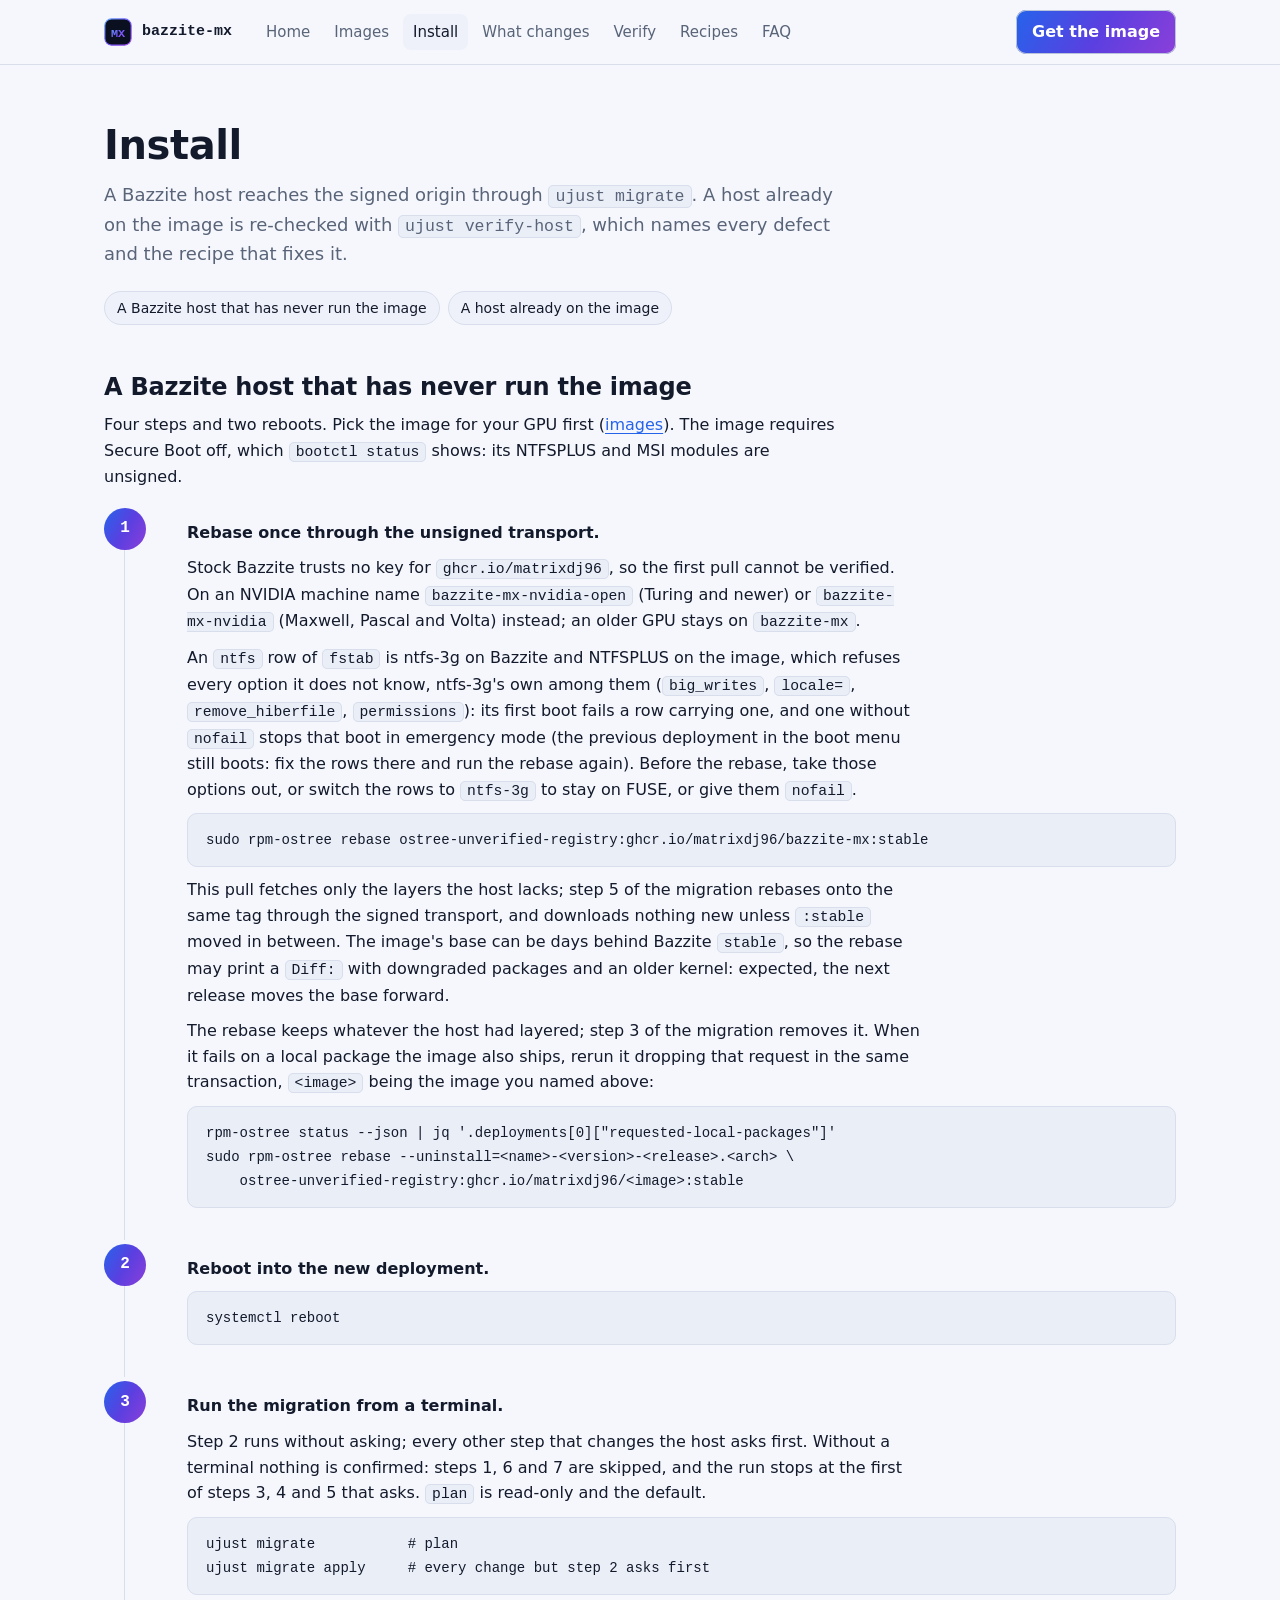
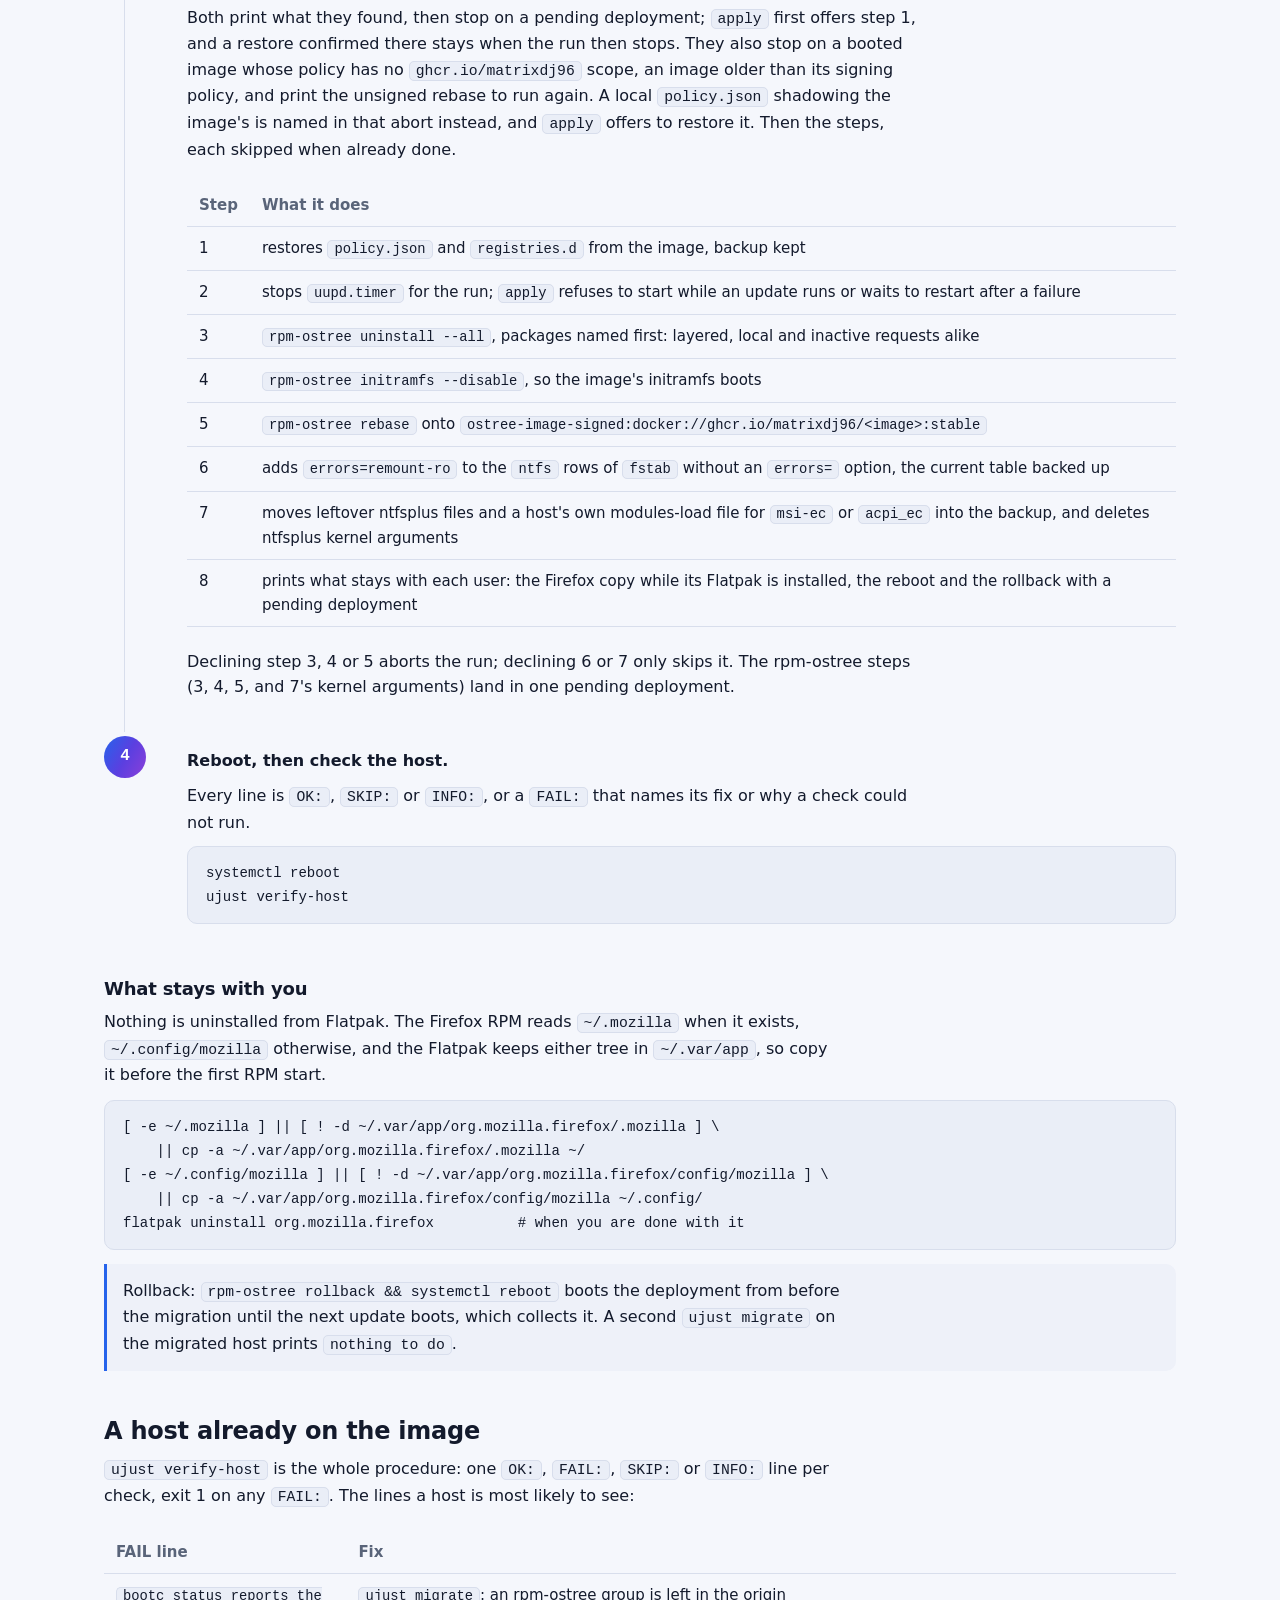
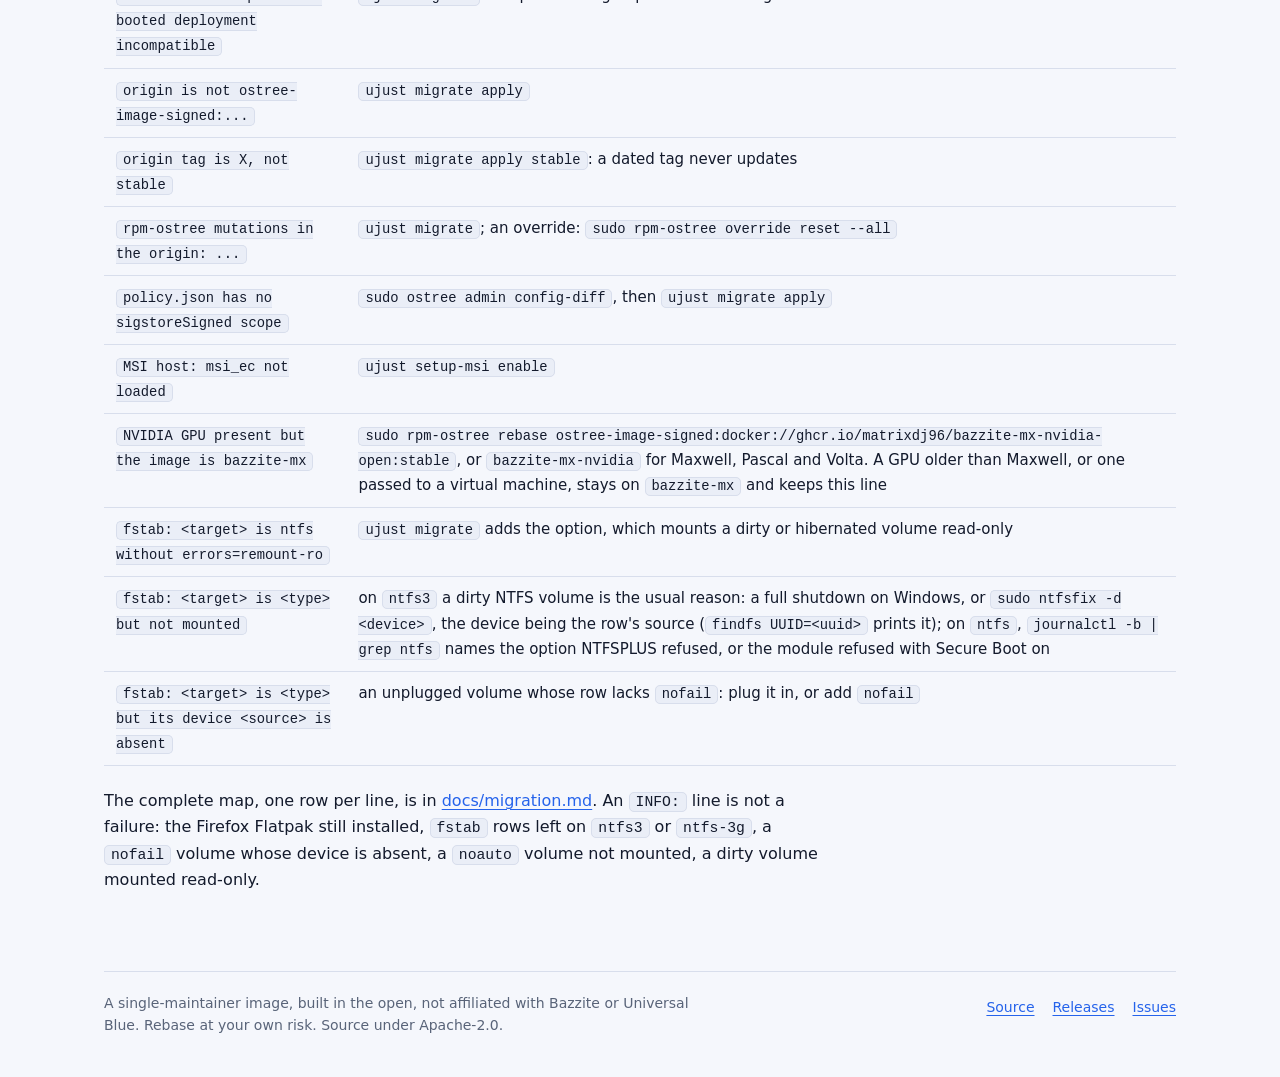
<file: site/install.html>
<!DOCTYPE html>
<html lang="en">
<head>
<meta charset="utf-8" />
<meta name="viewport" content="width=device-width, initial-scale=1" />
<title>Install, bazzite-mx</title>
<meta name="description"
  content="Bringing a Bazzite host onto bazzite-mx step by step, and re-checking a host that already
  runs it." />
<link rel="icon" href="logo.svg" />
<link rel="stylesheet" href="style.css" />
</head>
<body>
<header class="top">
  <div class="row">
    <a class="brand" href="index.html" aria-label="bazzite-mx">
      <svg viewBox="0 0 64 64" aria-hidden="true">
        <defs>
          <linearGradient id="mx-bar" x1="0" y1="0" x2="1" y2="1">
            <stop offset="0" stop-color="#60a5fa" />
            <stop offset="0.52" stop-color="#7657ff" />
            <stop offset="1" stop-color="#a855f7" />
          </linearGradient>
        </defs>
        <rect x="2" y="2" width="60" height="60" rx="15" fill="#0b1020" stroke="url(#mx-bar)"
          stroke-width="2.5" />
        <text x="32" y="43" text-anchor="middle" font-family="ui-monospace, Menlo, monospace"
          font-size="27" font-weight="700" fill="url(#mx-bar)">MX</text>
      </svg>
      <span>bazzite-mx</span>
    </a>
    <nav aria-label="Site">
      <ul>
        <li><a href="index.html">Home</a></li>
        <li><a href="images.html">Images</a></li>
        <li><a href="install.html" aria-current="page">Install</a></li>
        <li><a href="changes.html">What changes</a></li>
        <li><a href="verify.html">Verify</a></li>
        <li><a href="recipes.html">Recipes</a></li>
        <li><a href="faq.html">FAQ</a></li>
      </ul>
    </nav>
    <a class="button cta" href="index.html#images">Get the image</a>
  </div>
</header>
<main>
  <div class="page-head">
    <h1>Install</h1>
    <p class="lead">A Bazzite host reaches the signed origin through <code>ujust migrate</code>. A
      host already on the image is re-checked with <code>ujust verify-host</code>, which names every
      defect and the recipe that fixes it.</p>
    <ul class="jump">
      <li><a href="install.html#new">A Bazzite host that has never run the image</a></li>
      <li><a href="install.html#already">A host already on the image</a></li>
    </ul>
  </div>

  <section id="new">
    <h2>A Bazzite host that has never run the image</h2>
    <p>Four steps and two reboots. Pick the image for your GPU first
      (<a href="images.html">images</a>). The image requires Secure Boot off, which
      <code>bootctl status</code> shows: its NTFSPLUS and MSI modules are unsigned.</p>
    <ol class="steps">
      <li class="step">
        <p>Rebase once through the unsigned transport.</p>
        <p>Stock Bazzite trusts no key for <code>ghcr.io/matrixdj96</code>, so the first pull cannot
          be verified. On an NVIDIA machine name <code>bazzite-mx-nvidia-open</code> (Turing and
          newer) or <code>bazzite-mx-nvidia</code> (Maxwell, Pascal and Volta) instead; an older
          GPU stays on <code>bazzite-mx</code>.</p>
        <p>An <code>ntfs</code> row of <code>fstab</code> is ntfs-3g on Bazzite and NTFSPLUS on the
          image, which refuses every option it does not know, ntfs-3g's own among them
          (<code>big_writes</code>, <code>locale=</code>, <code>remove_hiberfile</code>,
          <code>permissions</code>): its first boot fails a row carrying one, and one without
          <code>nofail</code> stops that boot in emergency mode (the previous deployment in the boot
          menu still boots: fix the rows there and run the rebase again). Before the rebase, take
          those options out, or switch the rows to <code>ntfs-3g</code> to stay on FUSE, or give
          them <code>nofail</code>.</p>
<pre tabindex="0"><code>sudo rpm-ostree rebase ostree-unverified-registry:ghcr.io/matrixdj96/bazzite-mx:stable</code></pre>
        <p>This pull fetches only the layers the host lacks; step 5 of the migration rebases onto
          the same tag through the signed transport, and downloads nothing new unless
          <code>:stable</code> moved in between. The image's base
          can be days behind Bazzite <code>stable</code>, so the rebase may print a
          <code>Diff:</code> with downgraded packages and an older kernel: expected, the next
          release moves the base forward.</p>
        <p>The rebase keeps whatever the host had layered; step 3 of the migration removes it.
          When it fails on a local package the image also ships, rerun it dropping that request
          in the same transaction, <code>&lt;image&gt;</code> being the image you named above:</p>
<pre tabindex="0"><code>rpm-ostree status --json | jq '.deployments[0]["requested-local-packages"]'
sudo rpm-ostree rebase --uninstall=&lt;name&gt;-&lt;version&gt;-&lt;release&gt;.&lt;arch&gt; \
    ostree-unverified-registry:ghcr.io/matrixdj96/&lt;image&gt;:stable</code></pre>
      </li>
      <li class="step">
        <p>Reboot into the new deployment.</p>
<pre tabindex="0"><code>systemctl reboot</code></pre>
      </li>
      <li class="step">
        <p>Run the migration from a terminal.</p>
        <p>Step 2 runs without asking; every other step that changes the host asks first.
          Without a terminal nothing is confirmed: steps 1, 6 and 7 are skipped, and the run
          stops at the first of steps 3, 4 and 5 that asks.
          <code>plan</code> is read-only and the default.</p>
<pre tabindex="0"><code>ujust migrate           # plan
ujust migrate apply     # every change but step 2 asks first</code></pre>
        <p>Both print what they found, then stop on a pending deployment; <code>apply</code>
          first offers step 1, and a restore confirmed there stays when the run then stops.
          They also stop on a booted image whose policy has no <code>ghcr.io/matrixdj96</code>
          scope, an image older than its signing policy, and print the unsigned rebase to run
          again. A local <code>policy.json</code> shadowing the image's is named in that abort
          instead, and <code>apply</code> offers to restore it. Then the steps, each skipped when
          already done.</p>
        <div class="scroll" tabindex="0" role="region"
          aria-label="Migration steps">
        <table>
          <tr><th>Step</th><th>What it does</th></tr>
          <tr>
            <td>1</td>
            <td>restores <code>policy.json</code> and <code>registries.d</code> from the image,
              backup kept</td>
          </tr>
          <tr>
            <td>2</td>
            <td>stops <code>uupd.timer</code> for the run; <code>apply</code> refuses to start
              while an update runs or waits to restart after a failure</td>
          </tr>
          <tr>
            <td>3</td>
            <td><code>rpm-ostree uninstall --all</code>, packages named first: layered, local and
              inactive requests alike</td>
          </tr>
          <tr>
            <td>4</td>
            <td><code>rpm-ostree initramfs --disable</code>, so the image's initramfs boots</td>
          </tr>
          <tr>
            <td>5</td>
            <td><code>rpm-ostree rebase</code> onto
              <code>ostree-image-signed:docker://ghcr.io/matrixdj96/&lt;image&gt;:stable</code></td>
          </tr>
          <tr>
            <td>6</td>
            <td>adds <code>errors=remount-ro</code> to the <code>ntfs</code> rows of
              <code>fstab</code> without an <code>errors=</code> option, the current table
              backed up</td>
          </tr>
          <tr>
            <td>7</td>
            <td>moves leftover ntfsplus files and a host's own modules-load file for
              <code>msi-ec</code> or <code>acpi_ec</code> into the backup, and deletes ntfsplus
              kernel arguments</td>
          </tr>
          <tr>
            <td>8</td>
            <td>prints what stays with each user: the Firefox copy while its Flatpak is
              installed, the reboot and the rollback with a pending deployment</td>
          </tr>
        </table>
        </div>
        <p>Declining step 3, 4 or 5 aborts the run; declining 6 or 7 only skips it. The
          rpm-ostree steps (3, 4, 5, and 7's kernel arguments) land in one pending
          deployment.</p>
      </li>
      <li class="step">
        <p>Reboot, then check the host.</p>
        <p>Every line is <code>OK:</code>, <code>SKIP:</code> or <code>INFO:</code>, or a
          <code>FAIL:</code> that names its fix or why a check could not run.</p>
<pre tabindex="0"><code>systemctl reboot
ujust verify-host</code></pre>
      </li>
    </ol>

    <h3>What stays with you</h3>
    <p>Nothing is uninstalled from Flatpak. The Firefox RPM reads <code>~/.mozilla</code> when it
      exists, <code>~/.config/mozilla</code> otherwise, and the Flatpak keeps either tree in
      <code>~/.var/app</code>, so copy it before the first RPM start.</p>
<pre tabindex="0"><code>[ -e ~/.mozilla ] || [ ! -d ~/.var/app/org.mozilla.firefox/.mozilla ] \
    || cp -a ~/.var/app/org.mozilla.firefox/.mozilla ~/
[ -e ~/.config/mozilla ] || [ ! -d ~/.var/app/org.mozilla.firefox/config/mozilla ] \
    || cp -a ~/.var/app/org.mozilla.firefox/config/mozilla ~/.config/
flatpak uninstall org.mozilla.firefox          # when you are done with it</code></pre>
    <div class="note">
      <p>Rollback: <code>rpm-ostree rollback &amp;&amp; systemctl reboot</code> boots the
        deployment from before the migration until the next update boots, which collects it.
        A second <code>ujust migrate</code> on the migrated host
        prints <code>nothing to do</code>.</p>
    </div>
  </section>

  <section id="already">
    <h2>A host already on the image</h2>
    <p><code>ujust verify-host</code> is the whole procedure: one <code>OK:</code>,
      <code>FAIL:</code>, <code>SKIP:</code> or <code>INFO:</code> line per check, exit 1 on any
      <code>FAIL:</code>. The lines a host is most likely to see:</p>
    <div class="scroll" tabindex="0" role="region"
      aria-label="verify-host FAIL lines">
    <table>
      <tr><th>FAIL line</th><th>Fix</th></tr>
      <tr>
        <td><code>bootc status reports the booted deployment incompatible</code></td>
        <td><code>ujust migrate</code>: an rpm-ostree group is left in the origin</td>
      </tr>
      <tr>
        <td><code>origin is not ostree-image-signed:...</code></td>
        <td><code>ujust migrate apply</code></td>
      </tr>
      <tr>
        <td><code>origin tag is X, not stable</code></td>
        <td><code>ujust migrate apply stable</code>: a dated tag never updates</td>
      </tr>
      <tr>
        <td><code>rpm-ostree mutations in the origin: ...</code></td>
        <td><code>ujust migrate</code>; an override:
          <code>sudo rpm-ostree override reset --all</code></td>
      </tr>
      <tr>
        <td><code>policy.json has no sigstoreSigned scope</code></td>
        <td><code>sudo ostree admin config-diff</code>, then <code>ujust migrate apply</code></td>
      </tr>
      <tr>
        <td><code>MSI host: msi_ec not loaded</code></td>
        <td><code>ujust setup-msi enable</code></td>
      </tr>
      <tr>
        <td><code>NVIDIA GPU present but the image is bazzite-mx</code></td>
        <td><code>sudo rpm-ostree rebase
          ostree-image-signed:docker://ghcr.io/matrixdj96/bazzite-mx-nvidia-open:stable</code>,
          or <code>bazzite-mx-nvidia</code> for Maxwell, Pascal and Volta. A GPU older
          than Maxwell, or one passed to a virtual machine, stays on <code>bazzite-mx</code> and
          keeps this line</td>
      </tr>
      <tr>
        <td><code>fstab: &lt;target&gt; is ntfs without errors=remount-ro</code></td>
        <td><code>ujust migrate</code> adds the option, which mounts a dirty or hibernated
          volume read-only</td>
      </tr>
      <tr>
        <td><code>fstab: &lt;target&gt; is &lt;type&gt; but not mounted</code></td>
        <td>on <code>ntfs3</code> a dirty NTFS volume is the usual reason: a full shutdown on
          Windows, or <code>sudo ntfsfix -d &lt;device&gt;</code>, the device being the row's
          source (<code>findfs UUID=&lt;uuid&gt;</code> prints it); on <code>ntfs</code>,
          <code>journalctl -b | grep ntfs</code> names the option NTFSPLUS refused, or the
          module refused with Secure Boot on</td>
      </tr>
      <tr>
        <td><code>fstab: &lt;target&gt; is &lt;type&gt; but its device &lt;source&gt; is
          absent</code></td>
        <td>an unplugged volume whose row lacks <code>nofail</code>: plug it in, or add
          <code>nofail</code></td>
      </tr>
    </table>
    </div>
    <p>The complete map, one row per line, is in
      <a href="https://github.com/MatrixDJ96/bazzite-mx/blob/main/docs/migration.md">docs/migration.md</a>.
      An <code>INFO:</code> line is not a failure: the Firefox Flatpak still installed,
      <code>fstab</code> rows left on <code>ntfs3</code> or <code>ntfs-3g</code>, a
      <code>nofail</code> volume whose device is absent, a <code>noauto</code> volume not
      mounted, a dirty volume mounted read-only.</p>
  </section>
</main>
<footer>
  <p>A single-maintainer image, built in the open, not affiliated with Bazzite or Universal
    Blue. Rebase at your own risk. Source under Apache-2.0.</p>
  <ul>
    <li><a href="https://github.com/MatrixDJ96/bazzite-mx">Source</a></li>
    <li><a href="https://github.com/MatrixDJ96/bazzite-mx/releases">Releases</a></li>
    <li><a href="https://github.com/MatrixDJ96/bazzite-mx/issues">Issues</a></li>
  </ul>
</footer>
</body>
</html>
</file>
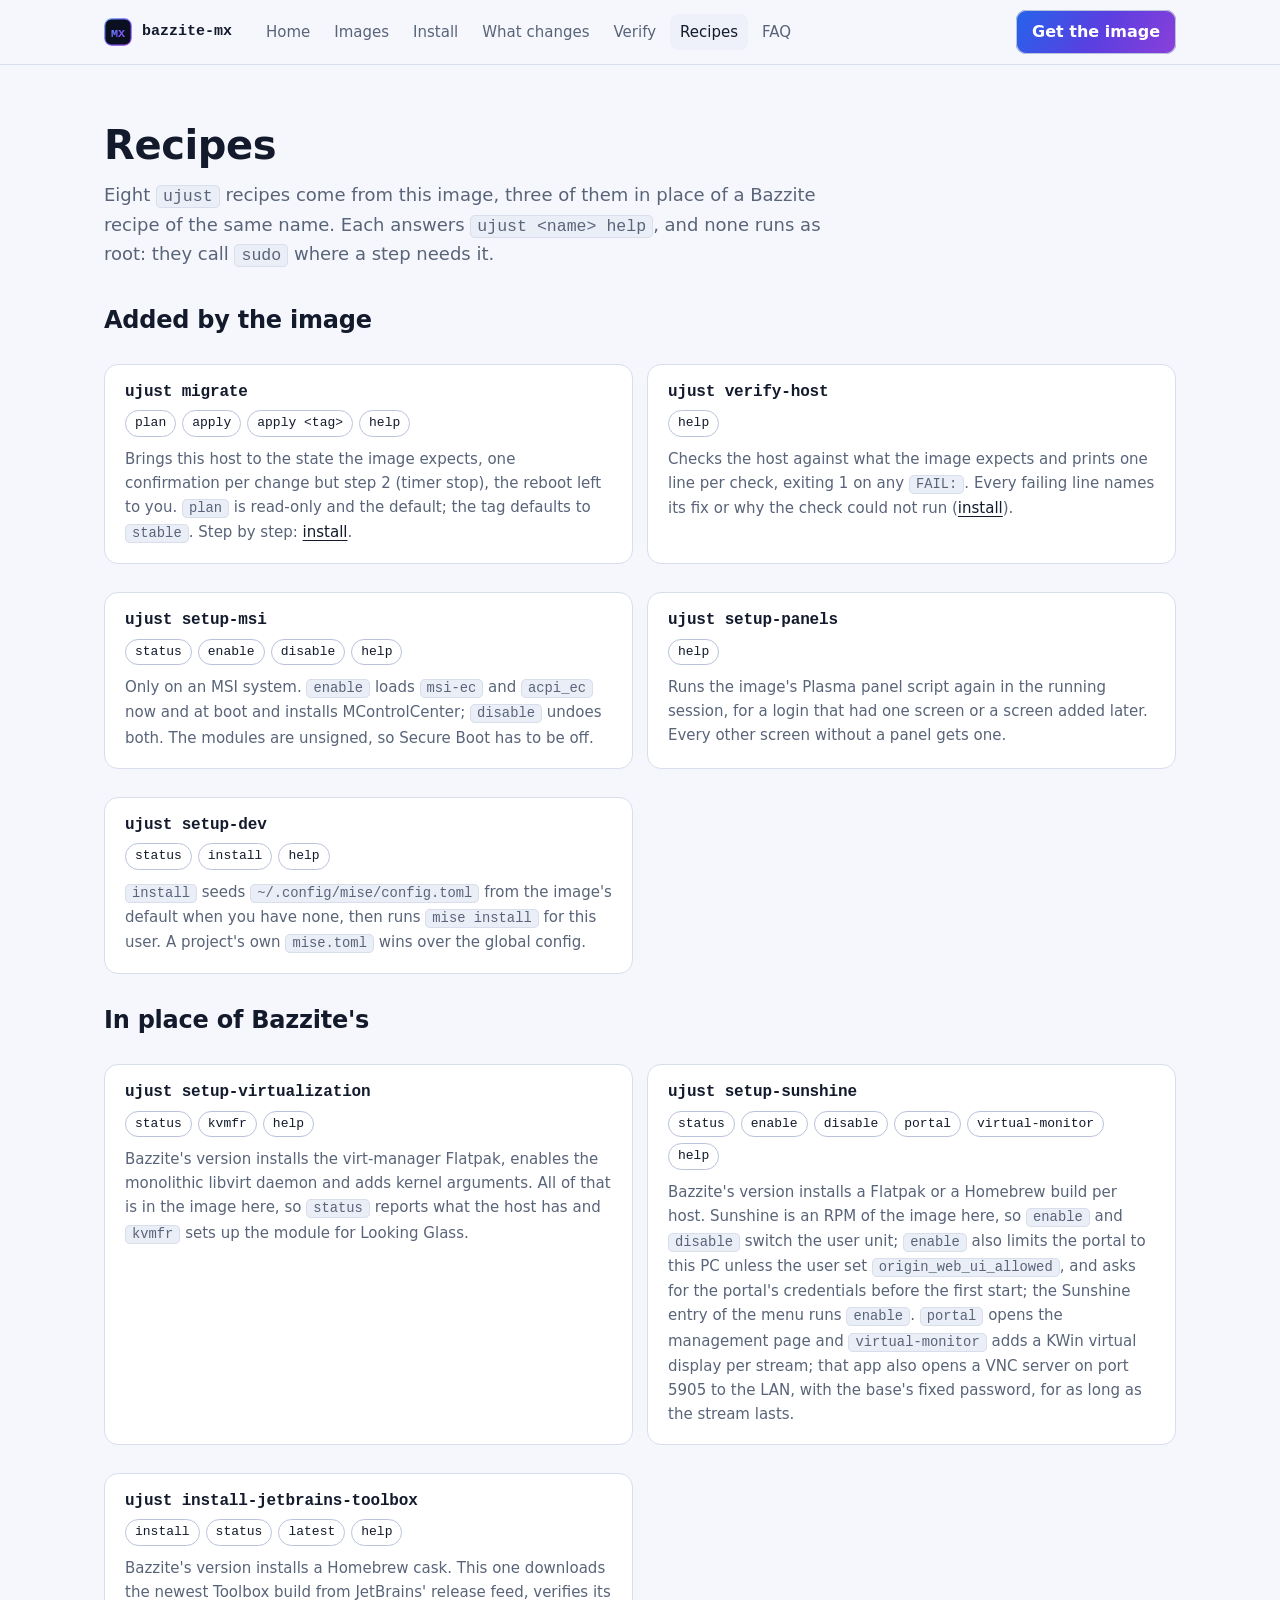
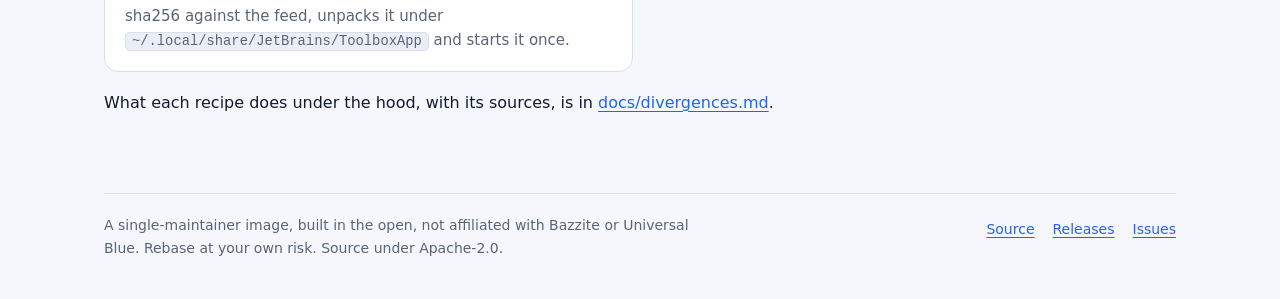
<file: site/recipes.html>
<!DOCTYPE html>
<html lang="en">
<head>
<meta charset="utf-8" />
<meta name="viewport" content="width=device-width, initial-scale=1" />
<title>Recipes, bazzite-mx</title>
<meta name="description"
  content="The ujust recipes bazzite-mx adds to Bazzite's, and the three it replaces, with their
  options." />
<link rel="icon" href="logo.svg" />
<link rel="stylesheet" href="style.css" />
</head>
<body>
<header class="top">
  <div class="row">
    <a class="brand" href="index.html" aria-label="bazzite-mx">
      <svg viewBox="0 0 64 64" aria-hidden="true">
        <defs>
          <linearGradient id="mx-bar" x1="0" y1="0" x2="1" y2="1">
            <stop offset="0" stop-color="#60a5fa" />
            <stop offset="0.52" stop-color="#7657ff" />
            <stop offset="1" stop-color="#a855f7" />
          </linearGradient>
        </defs>
        <rect x="2" y="2" width="60" height="60" rx="15" fill="#0b1020" stroke="url(#mx-bar)"
          stroke-width="2.5" />
        <text x="32" y="43" text-anchor="middle" font-family="ui-monospace, Menlo, monospace"
          font-size="27" font-weight="700" fill="url(#mx-bar)">MX</text>
      </svg>
      <span>bazzite-mx</span>
    </a>
    <nav aria-label="Site">
      <ul>
        <li><a href="index.html">Home</a></li>
        <li><a href="images.html">Images</a></li>
        <li><a href="install.html">Install</a></li>
        <li><a href="changes.html">What changes</a></li>
        <li><a href="verify.html">Verify</a></li>
        <li><a href="recipes.html" aria-current="page">Recipes</a></li>
        <li><a href="faq.html">FAQ</a></li>
      </ul>
    </nav>
    <a class="button cta" href="index.html#images">Get the image</a>
  </div>
</header>
<main>
  <div class="page-head">
    <h1>Recipes</h1>
    <p class="lead">Eight <code>ujust</code> recipes come from this image, three of them in place of
      a Bazzite recipe of the same name. Each answers <code>ujust &lt;name&gt; help</code>, and none
      runs as root: they call <code>sudo</code> where a step needs it.</p>
  </div>

  <section id="own">
    <h2>Added by the image</h2>
    <div class="grid two">
      <div class="card recipe">
        <h3>ujust migrate</h3>
        <ul class="options"><li>plan</li><li>apply</li><li>apply &lt;tag&gt;</li><li>help</li></ul>
        <p>Brings this host to the state the image expects, one confirmation per change but step 2
          (timer stop), the reboot left to you. <code>plan</code> is read-only and
          the default; the tag defaults to <code>stable</code>. Step by step:
          <a href="install.html">install</a>.</p>
      </div>
      <div class="card recipe">
        <h3>ujust verify-host</h3>
        <ul class="options"><li>help</li></ul>
        <p>Checks the host against what the image expects and prints one line per check, exiting 1
          on any <code>FAIL:</code>. Every failing line names its fix or why the check could not
          run (<a href="install.html#already">install</a>).</p>
      </div>
      <div class="card recipe">
        <h3>ujust setup-msi</h3>
        <ul class="options"><li>status</li><li>enable</li><li>disable</li><li>help</li></ul>
        <p>Only on an MSI system. <code>enable</code> loads <code>msi-ec</code> and
          <code>acpi_ec</code> now and at boot and installs MControlCenter; <code>disable</code>
          undoes both. The modules are unsigned, so Secure Boot has to be off.</p>
      </div>
      <div class="card recipe">
        <h3>ujust setup-panels</h3>
        <ul class="options"><li>help</li></ul>
        <p>Runs the image's Plasma panel script again in the running session, for a login that had
          one screen or a screen added later. Every other screen without a panel gets one.</p>
      </div>
      <div class="card recipe">
        <h3>ujust setup-dev</h3>
        <ul class="options"><li>status</li><li>install</li><li>help</li></ul>
        <p><code>install</code> seeds <code>~/.config/mise/config.toml</code> from the image's
          default when you have none, then runs <code>mise install</code> for this user. A project's
          own <code>mise.toml</code> wins over the global config.</p>
      </div>
    </div>
  </section>

  <section id="replaced">
    <h2>In place of Bazzite's</h2>
    <div class="grid two">
      <div class="card recipe">
        <h3>ujust setup-virtualization</h3>
        <ul class="options"><li>status</li><li>kvmfr</li><li>help</li></ul>
        <p>Bazzite's version installs the virt-manager Flatpak, enables the monolithic libvirt
          daemon and adds kernel arguments. All of that is in the image here, so <code>status</code>
          reports what the host has and <code>kvmfr</code> sets up the module for Looking Glass.</p>
      </div>
      <div class="card recipe">
        <h3>ujust setup-sunshine</h3>
        <ul class="options">
          <li>status</li><li>enable</li><li>disable</li><li>portal</li><li>virtual-monitor</li>
          <li>help</li>
        </ul>
        <p>Bazzite's version installs a Flatpak or a Homebrew build per host. Sunshine is an RPM of
          the image here, so <code>enable</code> and <code>disable</code> switch the user unit;
          <code>enable</code> also limits the portal to this PC unless the user set
          <code>origin_web_ui_allowed</code>, and asks for the portal's credentials before the
          first start; the Sunshine entry of the menu runs <code>enable</code>.
          <code>portal</code> opens the management page and <code>virtual-monitor</code> adds a KWin
          virtual display per stream; that app also opens a VNC server on port 5905 to the LAN,
          with the base's fixed password, for as long as the stream lasts.</p>
      </div>
      <div class="card recipe">
        <h3>ujust install-jetbrains-toolbox</h3>
        <ul class="options"><li>install</li><li>status</li><li>latest</li><li>help</li></ul>
        <p>Bazzite's version installs a Homebrew cask. This one downloads the newest Toolbox build
          from JetBrains' release feed, verifies its sha256 against the feed, unpacks it under
          <code>~/.local/share/JetBrains/ToolboxApp</code> and starts it once.</p>
      </div>
    </div>
    <p>What each recipe does under the hood, with its sources, is in
      <a href="https://github.com/MatrixDJ96/bazzite-mx/blob/main/docs/divergences.md">docs/divergences.md</a>.</p>
  </section>
</main>
<footer>
  <p>A single-maintainer image, built in the open, not affiliated with Bazzite or Universal
    Blue. Rebase at your own risk. Source under Apache-2.0.</p>
  <ul>
    <li><a href="https://github.com/MatrixDJ96/bazzite-mx">Source</a></li>
    <li><a href="https://github.com/MatrixDJ96/bazzite-mx/releases">Releases</a></li>
    <li><a href="https://github.com/MatrixDJ96/bazzite-mx/issues">Issues</a></li>
  </ul>
</footer>
</body>
</html>
</file>
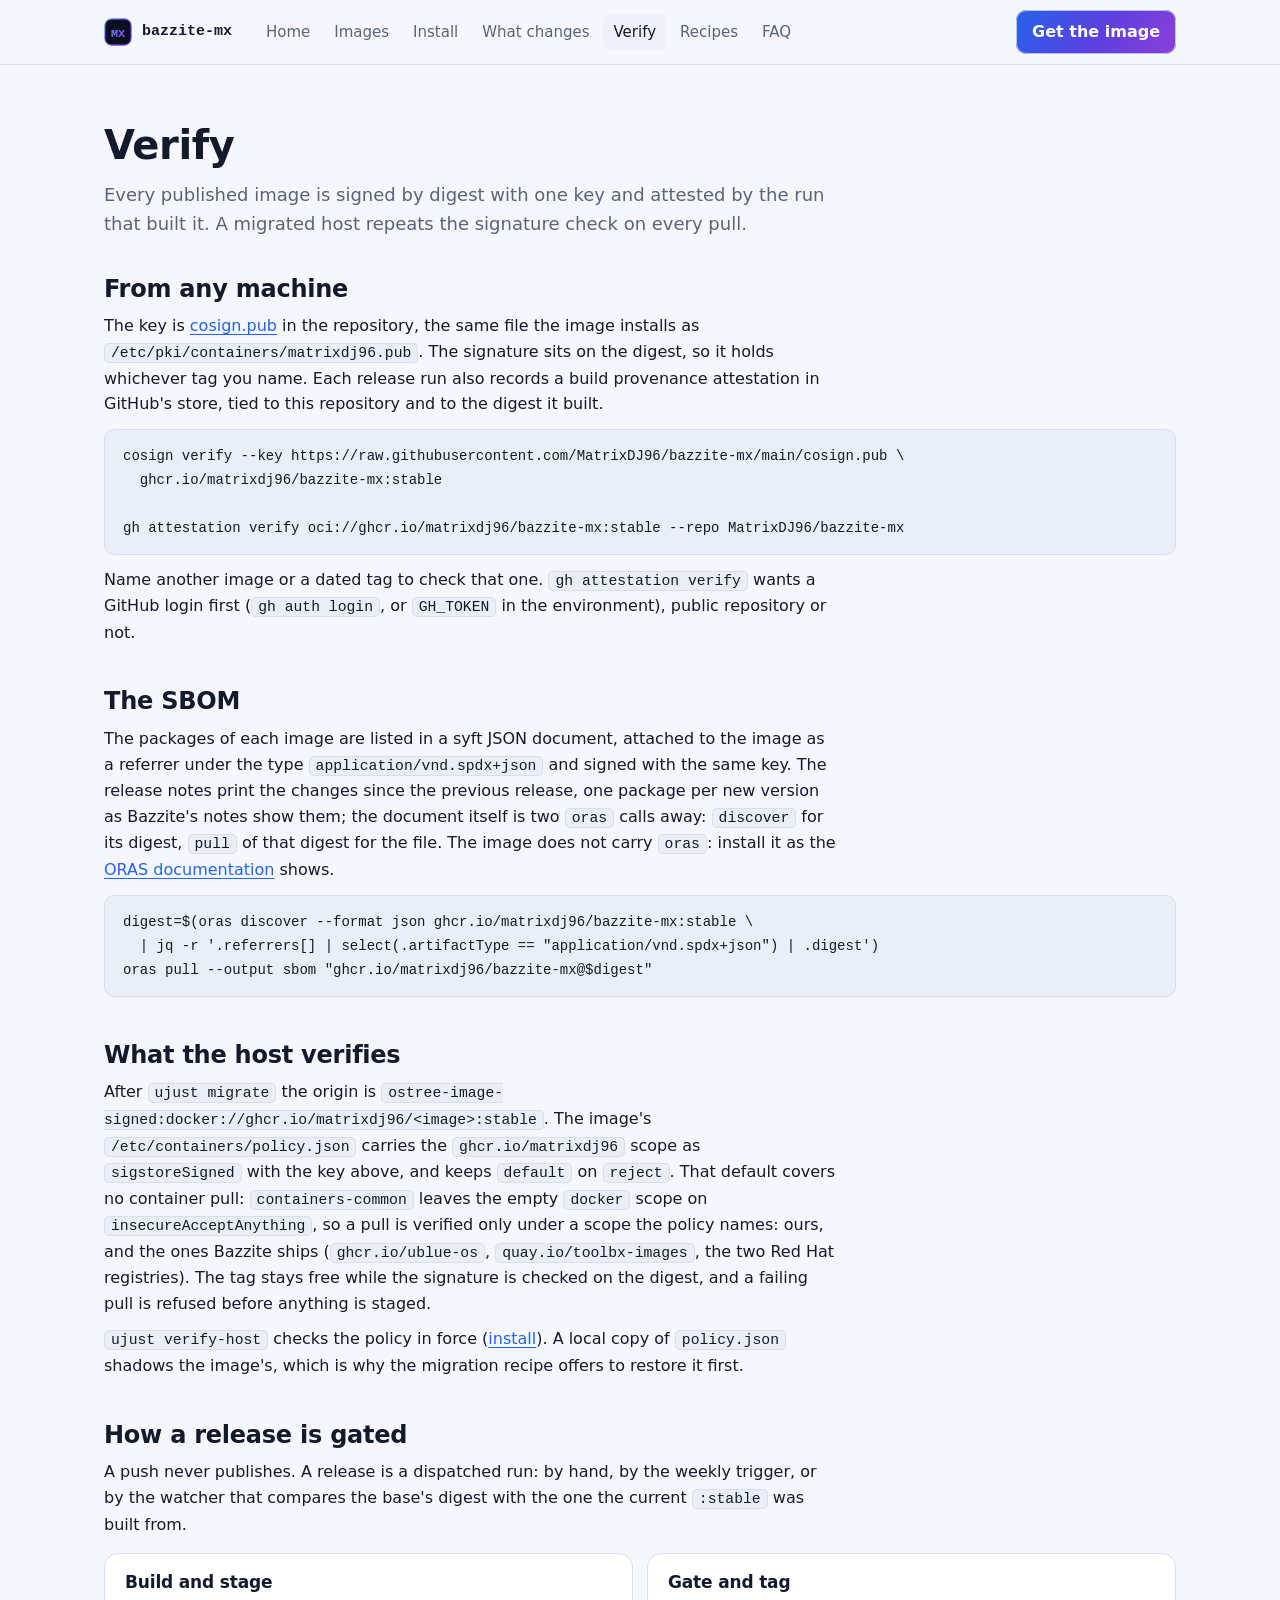
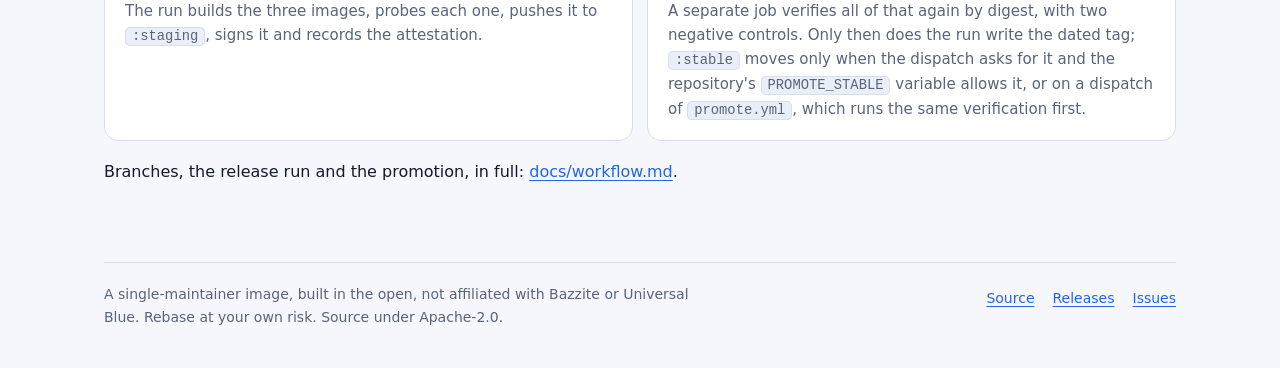
<file: site/verify.html>
<!DOCTYPE html>
<html lang="en">
<head>
<meta charset="utf-8" />
<meta name="viewport" content="width=device-width, initial-scale=1" />
<title>Verify, bazzite-mx</title>
<meta name="description"
  content="How to verify a bazzite-mx image from any machine: signature, attestation, SBOM, and what
  the host checks on every pull." />
<link rel="icon" href="logo.svg" />
<link rel="stylesheet" href="style.css" />
</head>
<body>
<header class="top">
  <div class="row">
    <a class="brand" href="index.html" aria-label="bazzite-mx">
      <svg viewBox="0 0 64 64" aria-hidden="true">
        <defs>
          <linearGradient id="mx-bar" x1="0" y1="0" x2="1" y2="1">
            <stop offset="0" stop-color="#60a5fa" />
            <stop offset="0.52" stop-color="#7657ff" />
            <stop offset="1" stop-color="#a855f7" />
          </linearGradient>
        </defs>
        <rect x="2" y="2" width="60" height="60" rx="15" fill="#0b1020" stroke="url(#mx-bar)"
          stroke-width="2.5" />
        <text x="32" y="43" text-anchor="middle" font-family="ui-monospace, Menlo, monospace"
          font-size="27" font-weight="700" fill="url(#mx-bar)">MX</text>
      </svg>
      <span>bazzite-mx</span>
    </a>
    <nav aria-label="Site">
      <ul>
        <li><a href="index.html">Home</a></li>
        <li><a href="images.html">Images</a></li>
        <li><a href="install.html">Install</a></li>
        <li><a href="changes.html">What changes</a></li>
        <li><a href="verify.html" aria-current="page">Verify</a></li>
        <li><a href="recipes.html">Recipes</a></li>
        <li><a href="faq.html">FAQ</a></li>
      </ul>
    </nav>
    <a class="button cta" href="index.html#images">Get the image</a>
  </div>
</header>
<main>
  <div class="page-head">
    <h1>Verify</h1>
    <p class="lead">Every published image is signed by digest with one key and attested by the run
      that built it. A migrated host repeats the signature check on every pull.</p>
  </div>

  <section id="signature">
    <h2>From any machine</h2>
    <p>The key is
      <a href="https://github.com/MatrixDJ96/bazzite-mx/blob/main/cosign.pub">cosign.pub</a> in
      the repository, the same file the image installs as
      <code>/etc/pki/containers/matrixdj96.pub</code>. The signature sits on the digest, so it holds
      whichever tag you name. Each release run also records a build provenance attestation in
      GitHub's store, tied to this repository and to the digest it built.</p>
<pre tabindex="0"><code>cosign verify --key https://raw.githubusercontent.com/MatrixDJ96/bazzite-mx/main/cosign.pub \
  ghcr.io/matrixdj96/bazzite-mx:stable

gh attestation verify oci://ghcr.io/matrixdj96/bazzite-mx:stable --repo MatrixDJ96/bazzite-mx</code></pre>
    <p>Name another image or a dated tag to check that one. <code>gh attestation verify</code>
      wants a GitHub login first (<code>gh auth login</code>, or <code>GH_TOKEN</code> in the
      environment), public repository or not.</p>
  </section>

  <section id="sbom">
    <h2>The SBOM</h2>
    <p>The packages of each image are listed in a syft JSON document, attached to the image as a
      referrer under the type <code>application/vnd.spdx+json</code> and signed with the same key.
      The release notes print the changes since the previous release, one package per new version
      as Bazzite's notes show them; the document itself is two <code>oras</code> calls away:
      <code>discover</code> for its digest, <code>pull</code> of that digest for the file. The
      image does not carry <code>oras</code>: install it as the
      <a href="https://oras.land/docs/installation">ORAS documentation</a> shows.</p>
<pre tabindex="0"><code>digest=$(oras discover --format json ghcr.io/matrixdj96/bazzite-mx:stable \
  | jq -r '.referrers[] | select(.artifactType == "application/vnd.spdx+json") | .digest')
oras pull --output sbom "ghcr.io/matrixdj96/bazzite-mx@$digest"</code></pre>
  </section>

  <section id="host">
    <h2>What the host verifies</h2>
    <p>After <code>ujust migrate</code> the origin is
      <code>ostree-image-signed:docker://ghcr.io/matrixdj96/&lt;image&gt;:stable</code>. The
      image's <code>/etc/containers/policy.json</code> carries the
      <code>ghcr.io/matrixdj96</code> scope as <code>sigstoreSigned</code> with the key above, and
      keeps <code>default</code> on <code>reject</code>. That default covers no container pull:
      <code>containers-common</code> leaves the empty <code>docker</code> scope on
      <code>insecureAcceptAnything</code>, so a pull is verified only under a scope the policy
      names: ours, and the ones Bazzite ships (<code>ghcr.io/ublue-os</code>,
      <code>quay.io/toolbx-images</code>, the two Red Hat registries). The tag
      stays free while the signature is checked on the digest, and a failing pull is refused
      before anything is staged.</p>
    <p><code>ujust verify-host</code> checks the policy in force
      (<a href="install.html">install</a>). A local copy of <code>policy.json</code> shadows the
      image's, which is why the migration recipe offers to restore it first.</p>
  </section>

  <section id="pipeline">
    <h2>How a release is gated</h2>
    <p>A push never publishes. A release is a dispatched run: by hand, by the weekly trigger, or
      by the watcher that compares the base's digest with the one the current
      <code>:stable</code> was built from.</p>
    <div class="grid two">
      <div class="card">
        <h3>Build and stage</h3>
        <p>The run builds the three images, probes each one, pushes it to <code>:staging</code>,
          signs it and records the attestation.</p>
      </div>
      <div class="card">
        <h3>Gate and tag</h3>
        <p>A separate job verifies all of that again by digest, with two negative controls. Only
          then does the run write the dated tag; <code>:stable</code> moves only when the dispatch
          asks for it and the repository's <code>PROMOTE_STABLE</code> variable allows it, or on a
          dispatch of <code>promote.yml</code>, which runs the same verification first.</p>
      </div>
    </div>
    <p>Branches, the release run and the promotion, in full:
      <a href="https://github.com/MatrixDJ96/bazzite-mx/blob/main/docs/workflow.md">docs/workflow.md</a>.</p>
  </section>
</main>
<footer>
  <p>A single-maintainer image, built in the open, not affiliated with Bazzite or Universal
    Blue. Rebase at your own risk. Source under Apache-2.0.</p>
  <ul>
    <li><a href="https://github.com/MatrixDJ96/bazzite-mx">Source</a></li>
    <li><a href="https://github.com/MatrixDJ96/bazzite-mx/releases">Releases</a></li>
    <li><a href="https://github.com/MatrixDJ96/bazzite-mx/issues">Issues</a></li>
  </ul>
</footer>
</body>
</html>
</file>
<file: site/style.css>
/* One stylesheet for the seven pages: system fonts, a dark and a light palette, no asset
   fetched from outside the site. */
:root {
  --bg: #0b1020;
  --bg-raise: #111832;
  --surface: #141c33;
  --fg: #e8edf7;
  --muted: #9aa6bd;
  --line: #273250;
  --line-strong: #3a4870;
  --code-bg: #0e142a;
  --accent: #60a5fa;
  --accent-mid: #8b7cff;
  --accent-2: #a855f7;
  --accent-ink: #0b1020;
  --glow: rgba(124, 58, 237, 0.28);
  --mono: ui-monospace, SFMono-Regular, Menlo, Consolas, "Liberation Mono", monospace;
  --sans: system-ui, -apple-system, "Segoe UI", Roboto, "Noto Sans", sans-serif;
  color-scheme: dark light;
}
@media (prefers-color-scheme: light) {
  :root {
    --bg: #f5f7fc;
    --bg-raise: #eef1f9;
    --surface: #ffffff;
    --fg: #131a2c;
    --muted: #596479;
    --line: #d8deec;
    --line-strong: #b9c3da;
    --code-bg: #eaeef7;
    --accent: #2563eb;
    --accent-mid: #5b3fe0;
    --accent-2: #8b3fd9;
    --accent-ink: #ffffff;
    --glow: rgba(124, 58, 237, 0.12);
  }
}

* { box-sizing: border-box; }
/* The bar stays one row and sticky down to 641px, so one padding clears it
   for every #fragment; below, it wraps and scrolls away with the page. */
html { scroll-padding-top: 80px; scroll-behavior: smooth; }
@media (prefers-reduced-motion: reduce) { html { scroll-behavior: auto; } }
body {
  margin: 0;
  background: var(--bg);
  color: var(--fg);
  font: 16px/1.6 var(--sans);
}
a { color: var(--accent); text-decoration-thickness: 1px; text-underline-offset: 3px; }
a:hover { text-decoration-thickness: 2px; }
:focus-visible { outline: 2px solid var(--accent); outline-offset: 3px; border-radius: 4px; }
h1, h2, h3 { line-height: 1.2; letter-spacing: -0.01em; margin: 0; }
p { margin: 10px 0; }
ul, ol { padding-left: 22px; }
li { margin: 4px 0; }
code {
  font-family: var(--mono);
  font-size: 0.92em;
  overflow-wrap: break-word;
  background: var(--code-bg);
  border: 1px solid var(--line);
  padding: 1px 6px;
  border-radius: 5px;
}
pre {
  margin: 12px 0;
  padding: 14px 18px;
  background: var(--code-bg);
  border: 1px solid var(--line);
  border-radius: 10px;
  overflow-x: auto;
  scrollbar-color: var(--line-strong) transparent;
  line-height: 1.5;
}
pre code { padding: 0; border: 0; background: none; font-size: 14px; }
table { border-collapse: collapse; width: 100%; margin: 12px 0; font-size: 15px; }
th, td {
  text-align: left;
  padding: 9px 12px;
  border-bottom: 1px solid var(--line);
  vertical-align: top;
}
th { color: var(--muted); font-weight: 600; }
.scroll { overflow-x: auto; scrollbar-color: var(--line-strong) transparent; }

/* --- top bar --------------------------------------------------------------- */
.top {
  position: sticky;
  top: 0;
  z-index: 5;
  background: color-mix(in srgb, var(--bg) 86%, transparent);
  backdrop-filter: blur(10px);
  border-bottom: 1px solid var(--line);
}
.top .row {
  max-width: 1120px;
  margin: 0 auto;
  padding: 10px 24px;
  display: flex;
  align-items: center;
  gap: 18px;
}
.brand {
  display: flex;
  align-items: center;
  gap: 10px;
  color: var(--fg);
  text-decoration: none;
  font-family: var(--mono);
  font-weight: 700;
  font-size: 15px;
  margin-right: 6px;
}
.brand svg { width: 28px; height: 28px; display: block; }
.brand span { white-space: nowrap; }
/* One row, scrolling sideways when it no longer fits: a nav that wraps under
   a sticky bar hides every #fragment behind it. The button and the wordmark
   go before the nav has to scroll. */
nav { min-width: 0; }
nav ul {
  list-style: none;
  margin: 0;
  padding: 0;
  display: flex;
  flex-wrap: nowrap;
  overflow-x: auto;
  scrollbar-width: thin;
  gap: 2px 4px;
}
nav li { flex: none; }
nav a {
  display: block;
  padding: 6px 10px;
  border-radius: 8px;
  color: var(--muted);
  text-decoration: none;
  font-size: 15px;
}
nav a:hover { color: var(--fg); background: var(--bg-raise); }
nav a[aria-current="page"] { color: var(--fg); background: var(--bg-raise); }
.top .cta { margin-left: auto; }

.button {
  display: inline-block;
  padding: 9px 16px;
  border-radius: 10px;
  font-weight: 600;
  text-decoration: none;
  white-space: nowrap;
  color: var(--accent-ink);
  background: linear-gradient(120deg, var(--accent), var(--accent-mid) 52%, var(--accent-2));
  box-shadow: 0 0 0 1px var(--line-strong) inset;
}
.button:hover { color: var(--accent-ink); filter: brightness(1.08); }
.button.quiet {
  color: var(--fg);
  background: var(--bg-raise);
  box-shadow: 0 0 0 1px var(--line) inset;
}
.button.quiet:hover { color: var(--fg); background: var(--surface); }

/* --- page frame ---------------------------------------------------------- */
main { max-width: 1120px; margin: 0 auto; padding: 0 24px; }
.page-head { padding: 56px 0 8px; }
.page-head h1 { font-size: 40px; }
.page-head .lead { margin: 12px 0 0; font-size: 18px; color: var(--muted); max-width: 66ch; }
section { padding: 28px 0 4px; }
section h2 { font-size: 24px; margin-bottom: 8px; }
section h3 { font-size: 18px; margin: 22px 0 4px; }
section > p, section > div > p, .card p, .step p { max-width: 72ch; }
.jump {
  display: flex;
  flex-wrap: wrap;
  gap: 8px;
  margin: 18px 0 8px;
  padding: 0;
  list-style: none;
}
.jump a {
  display: inline-block;
  padding: 5px 12px;
  border: 1px solid var(--line);
  border-radius: 999px;
  background: var(--bg-raise);
  color: var(--fg);
  text-decoration: none;
  font-size: 14px;
}
.jump a:hover { border-color: var(--accent); color: var(--fg); }

/* --- hero ------------------------------------------------------------------ */
.hero {
  padding: 72px 0 40px;
  position: relative;
}
.hero::before {
  content: "";
  position: absolute;
  inset: 0 auto auto 0;
  width: 60%;
  height: 100%;
  background: radial-gradient(closest-side, var(--glow), transparent);
  pointer-events: none;
}
.hero > * { position: relative; }
.lockup { display: flex; align-items: center; gap: 28px; flex-wrap: wrap; }
.lockup svg {
  width: 124px;
  height: 124px;
  flex: none;
  filter: drop-shadow(0 12px 32px var(--glow));
}
.wordmark { font-family: var(--mono); line-height: 1; }
.wordmark .registry { display: block; font-size: 18px; color: var(--muted); margin-bottom: 8px; }
.wordmark .name {
  display: inline;
  font-size: clamp(40px, 9vw, 104px);
  font-weight: 700;
  letter-spacing: -0.04em;
  white-space: nowrap;
  background:
    linear-gradient(100deg, var(--accent) 0%, var(--accent-mid) 45%, var(--accent-2) 80%);
  -webkit-background-clip: text;
  background-clip: text;
  color: transparent;
}
.wordmark .tag {
  display: inline;
  font-size: clamp(22px, 4vw, 44px);
  font-weight: 500;
  color: var(--muted);
  letter-spacing: -0.02em;
}
.hero .lead { font-size: 20px; max-width: 60ch; margin: 26px 0 0; color: var(--fg); }
.hero .actions { display: flex; flex-wrap: wrap; gap: 12px; margin-top: 28px; }
.hero .facts {
  display: flex;
  flex-wrap: wrap;
  gap: 8px 26px;
  margin: 30px 0 0;
  padding: 0;
  list-style: none;
  color: var(--muted);
  font-size: 15px;
}

/* --- cards ----------------------------------------------------------------- */
.grid { display: grid; gap: 14px; margin-top: 16px; }
.grid + p { margin-top: 18px; }
.grid.three { grid-template-columns: repeat(3, minmax(0, 1fr)); }
.grid.two { grid-template-columns: repeat(2, minmax(0, 1fr)); }
.card {
  background: var(--surface);
  border: 1px solid var(--line);
  border-radius: 14px;
  padding: 18px 20px;
}
.card h3 { font-size: 17px; margin: 0 0 6px; }
.card p { margin: 6px 0 0; color: var(--muted); font-size: 15px; }
.card p a { color: var(--fg); }
.card.link { display: block; color: inherit; text-decoration: none; }
.card.link:hover { border-color: var(--accent); }
.card.link h3 { color: var(--accent); }

.image-card { border-top: 3px solid var(--accent); }
.image-card .for { font-weight: 600; color: var(--fg); margin: 0 0 8px; font-size: 15px; }
.image-card .ref {
  display: block;
  font-family: var(--mono);
  font-size: 15px;
  font-weight: 700;
  overflow-wrap: anywhere;
  color: var(--fg);
}
.image-card .base { margin: 8px 0 0; font-size: 14px; }
/* From 861px each image is a full-width row, so its whole reference fits on one line:
   check-site.sh wants the reference unbroken in the markup, so no <wbr> can split it. */
@media (min-width: 861px) {
  .grid.three:has(> .image-card) { grid-template-columns: 1fr; }
  .image-card {
    display: grid;
    grid-template-columns: minmax(0, 17em) 1fr;
    column-gap: 24px;
    align-items: baseline;
    border-top: 1px solid var(--line);
    border-left: 3px solid var(--accent);
  }
  .image-card .for { grid-row: 1 / span 2; margin: 0; }
  .image-card .ref { grid-column: 2; overflow-wrap: normal; }
  .image-card .base { grid-column: 2; margin-top: 4px; }
}

.steps { list-style: none; margin: 18px 0 0; padding: 0; counter-reset: step; }
.step {
  position: relative;
  padding: 4px 0 22px 62px;
  border-left: 1px solid var(--line);
  margin-left: 20px;
}
.step:last-child { border-left-color: transparent; }
.step::before {
  counter-increment: step;
  content: counter(step);
  position: absolute;
  left: -21px;
  top: 0;
  width: 42px;
  height: 42px;
  border-radius: 50%;
  display: grid;
  place-items: center;
  font-family: var(--mono);
  font-weight: 700;
  color: var(--accent-ink);
  background: linear-gradient(120deg, var(--accent), var(--accent-mid) 52%, var(--accent-2));
}
.step > p:first-child { margin-top: 8px; font-weight: 600; }
.step pre { margin: 10px 0; }

.recipe { margin-top: 14px; }
.recipe h3 { font-family: var(--mono); font-size: 16px; margin: 0 0 8px; overflow-wrap: anywhere; }
.recipe .options { display: flex; flex-wrap: wrap; gap: 6px; margin: 0 0 10px; padding: 0; }
.recipe .options li {
  margin: 0;
  list-style: none;
  font-family: var(--mono);
  font-size: 13px;
  padding: 2px 9px;
  border-radius: 999px;
  border: 1px solid var(--line-strong);
  color: var(--fg);
}

details {
  border-top: 1px solid var(--line);
  padding: 4px 0;
}
details:last-of-type { border-bottom: 1px solid var(--line); }
summary {
  cursor: pointer;
  padding: 14px 0;
  font-size: 17px;
  font-weight: 600;
  list-style: none;
  display: flex;
  gap: 12px;
  align-items: baseline;
}
summary::-webkit-details-marker { display: none; }
summary::before {
  content: "+";
  content: "+" / "";
  font-family: var(--mono);
  color: var(--accent);
  flex: 0 0 1ch;
}
details[open] summary::before { content: "\2212"; content: "\2212" / ""; }
details p { margin: 0 0 14px 2.2ch; max-width: 72ch; color: var(--fg); }

.note {
  border-left: 3px solid var(--accent);
  background: var(--bg-raise);
  padding: 10px 16px;
  border-radius: 0 10px 10px 0;
  margin: 14px 0;
}
.note p { margin: 4px 0; }

footer {
  margin: 64px max(24px, calc((100% - 1072px) / 2)) 40px;
  padding: 20px 0 0;
  border-top: 1px solid var(--line);
  color: var(--muted);
  font-size: 14px;
  display: flex;
  flex-wrap: wrap;
  gap: 8px 28px;
  justify-content: space-between;
}
footer p { margin: 0; max-width: 70ch; }
footer ul { list-style: none; margin: 0; padding: 0; display: flex; gap: 18px; flex-wrap: wrap; }

@media (max-width: 860px) {
  .grid.three { grid-template-columns: repeat(2, minmax(0, 1fr)); }
}
@media (max-width: 940px) {
  .top .cta { display: none; }
}
@media (max-width: 760px) {
  .brand span { display: none; }
  .brand { margin-right: 0; }
  nav a { padding: 6px 8px; }
}
@media (max-width: 640px) {
  html { scroll-padding-top: 0; }
  .top { position: static; }
  .top .row { padding: 8px 16px; gap: 10px; }
  nav ul { flex-wrap: wrap; overflow-x: visible; }
  nav a { padding: 5px 8px; font-size: 14px; }
  main { padding-left: 16px; padding-right: 16px; }
  footer { margin-left: 16px; margin-right: 16px; }
  .page-head { padding-top: 36px; }
  .page-head h1 { font-size: 32px; }
  .hero { padding: 44px 0 28px; }
  .lockup { gap: 16px; }
  .lockup svg { width: 76px; height: 76px; }
  .grid.three, .grid.two { grid-template-columns: 1fr; }
  .step { padding-left: 50px; margin-left: 16px; }
  .step::before { width: 34px; height: 34px; left: -17px; font-size: 14px; }
  th, td { padding: 7px 8px; }
  .scroll table { min-width: 560px; }
}
</file>
